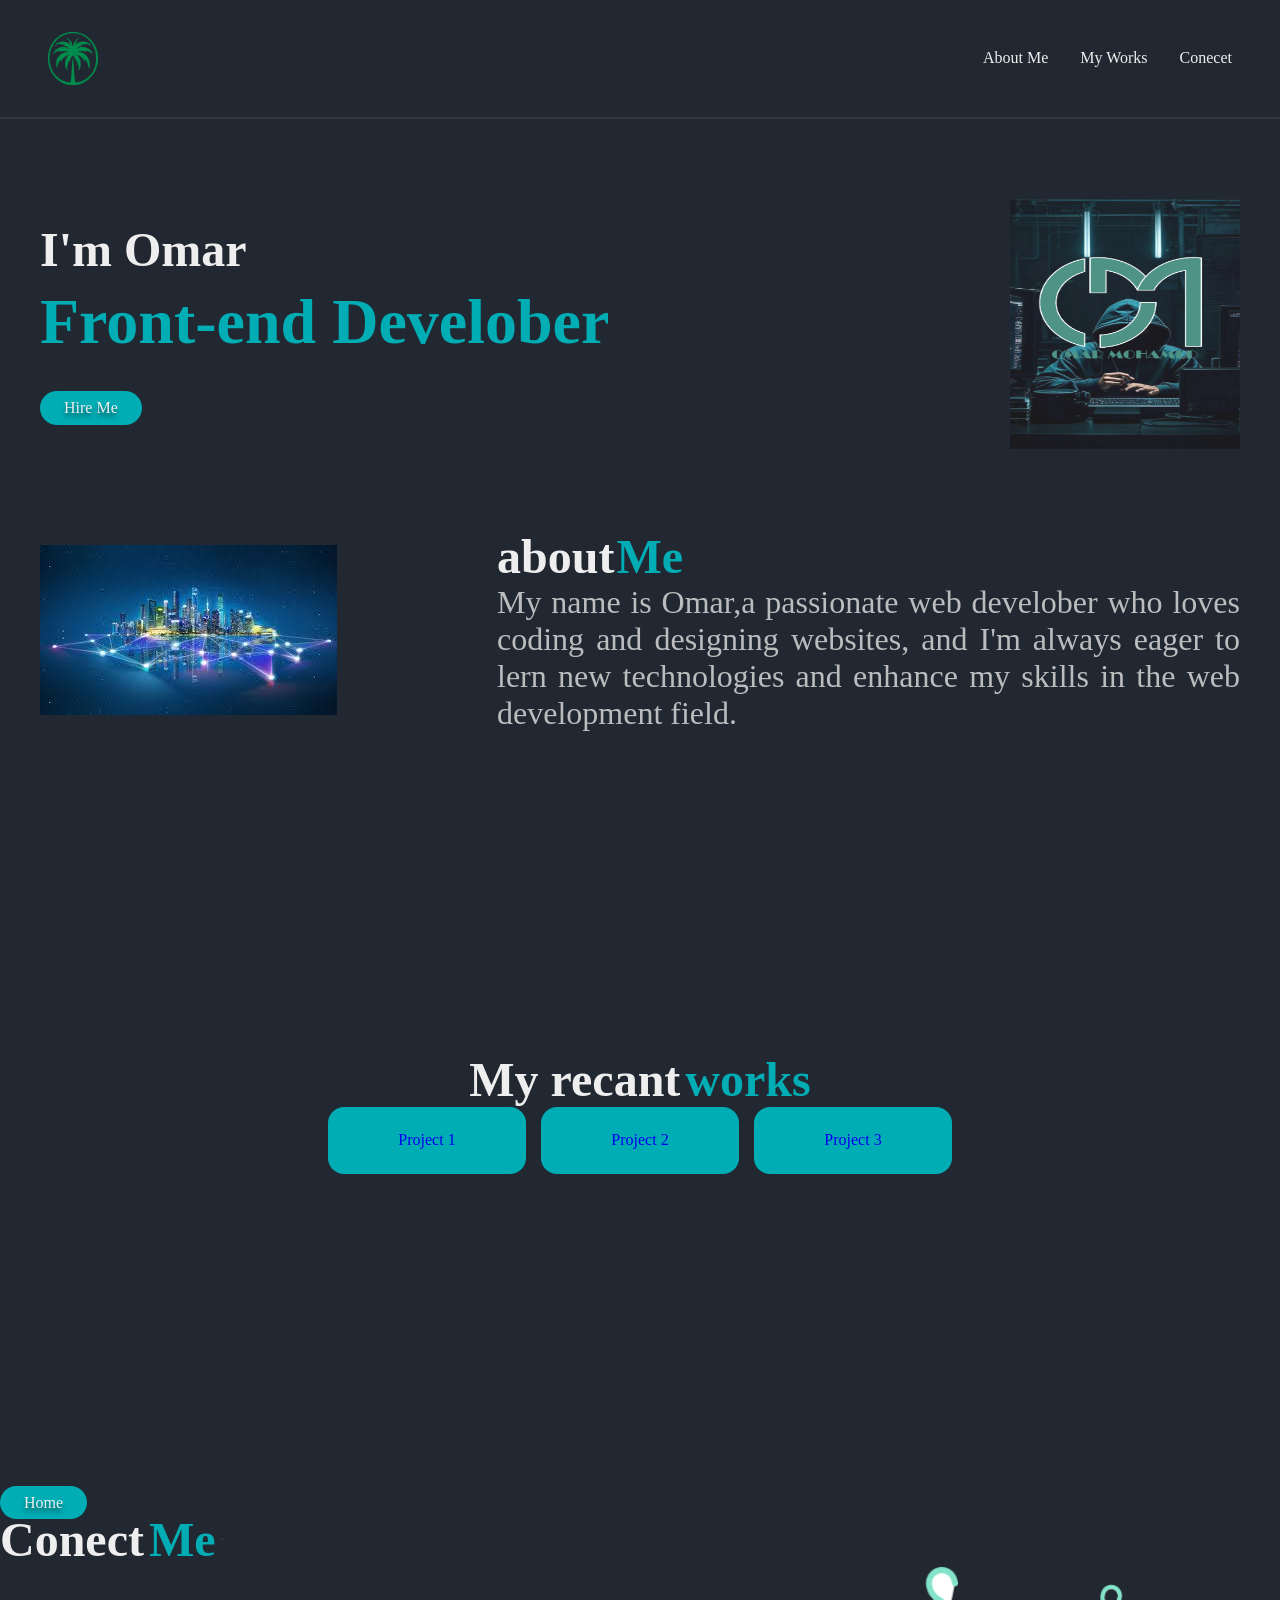
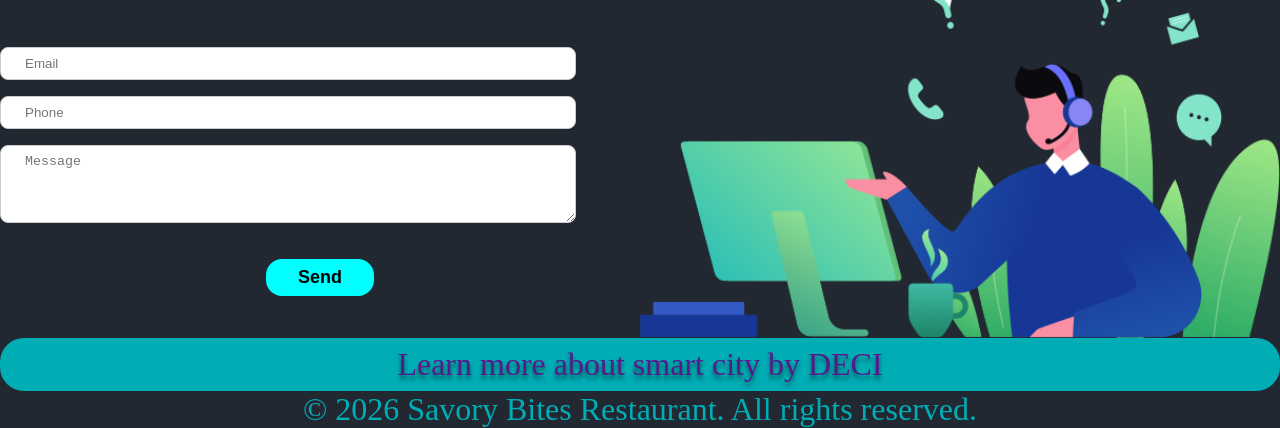
<file: index.html>
<!DOCTYPE html>
<html lang="ar">

<head>
    <title>Omar</title>
    <meta name="viewport" content="width=device-width, initial-scale=1.0">
    <link rel="stylesheet" href="./css/styles.css">
    <link rel="icon" href="./image/oma-01.jpg" type="image/x-icon" >
<meta name="viewport" content="width=device-width,initial-scale=0,0"/>
<meta name="description" content="free web tutorials">
<meta name="author" content="Html , css , coding , learn easy">


</head>

<body>

    <header>
        <img class="O" src="./image/logo1.png" alt="logo">
        <nav class="N">
            <ul>
                <li><a href="#About Me">About Me</a></li>
                <li><a href="#My Works">My Works</a></li>
                <li><a href="#Conecetme">Conecet</a></li>
            </ul>

        </nav>
    </header>
    <hr>
    <Section class="hero">

        <div class="herosub">
            <h2 class="name">I'm Omar</h2>
            <h2 class="title">Front-end Develober</h2>
            <div
                class="Hire                                                                                                                                                                                                                                                                                 btns">
                <a class="hireme" href="indix.html" target="_parent"> Hire Me</a>
            </div>
        </diV>
        <img class="M" src="./image/omerrr.jpg" alt="">
    </Section>
    <Section class="AboutMe" id="About Me">

        <img src="./image/cover2.jpeg" alt="" class="About Meing">
        <div class="textcontainer">
            <div class="textTitle">
                <h2 class="aboutname">about</h2>
                <h2 class="aboutTitle">Me</h2>

            </div>
            <P class="aboutmePAR">
                My name is Omar,a passionate web develober who loves coding and designing websites,
                and I'm always eager to lern new technologies and enhance my skills in the web development field.
            </P>
        </div>

    </Section>
    <Section class="works" id="My Works">
        <div class="workscontainer">
            <div class="projectTitle">
                <h2 class="aboutname">My recant</h2>
                <h2 class="aboutTitle">works</h2>
            </div>
            <ul>
                <li>
                    <a href="project.html" target="_parent" > Project 1</a>
                </li>
                <li>
                    <a href="project2.html" target="_parent">Project 2</a>
                </li>
                   <li>
                    <a href="project3.html" target="_parent">Project 3</a>
                </li>
              
           
           


        </div>
    </Section>
    
     <div class="link-services-section">
            <a class="Q" href="#">Home</a>
        </div>
    </section>
    <!-- end services section -->
    <!-- start contact section -->
    <section id="Conecetme" class="contact section">
        <!--start Section Title -->
        <div class="title-section">
            <h2 class="aboutname">Conect</h2>
                <h2 class="aboutTitle">Me</h2>
            <hr>
        </div>
        <!--start Section Title -->
        <div class="contact-section">
            <div class="cotact-left">
                <form>
                    <input type="email" placeholder="Email">
                    <input type="text" placeholder="Phone">
                    <textarea rows="4" placeholder="Message"></textarea>
                    <button  type="submit">Send</button>
                </form>
            </div>
            <div class="cotact-right">
                <img src="./image/contact-us.png" alt="">
            </div>
        </div>
        <div class="contact-link">
            <a href="" target="_parent">Learn more about smart city by DECI</a>
        </div>
    </section>
    <!-- end about section -->
    <!-- start footer Section -->
    <footer>
        © 2026 Savory Bites Restaurant. All rights reserved.
    </footer>
    <!-- start footer Section  -->

</body>

</html>
</file>
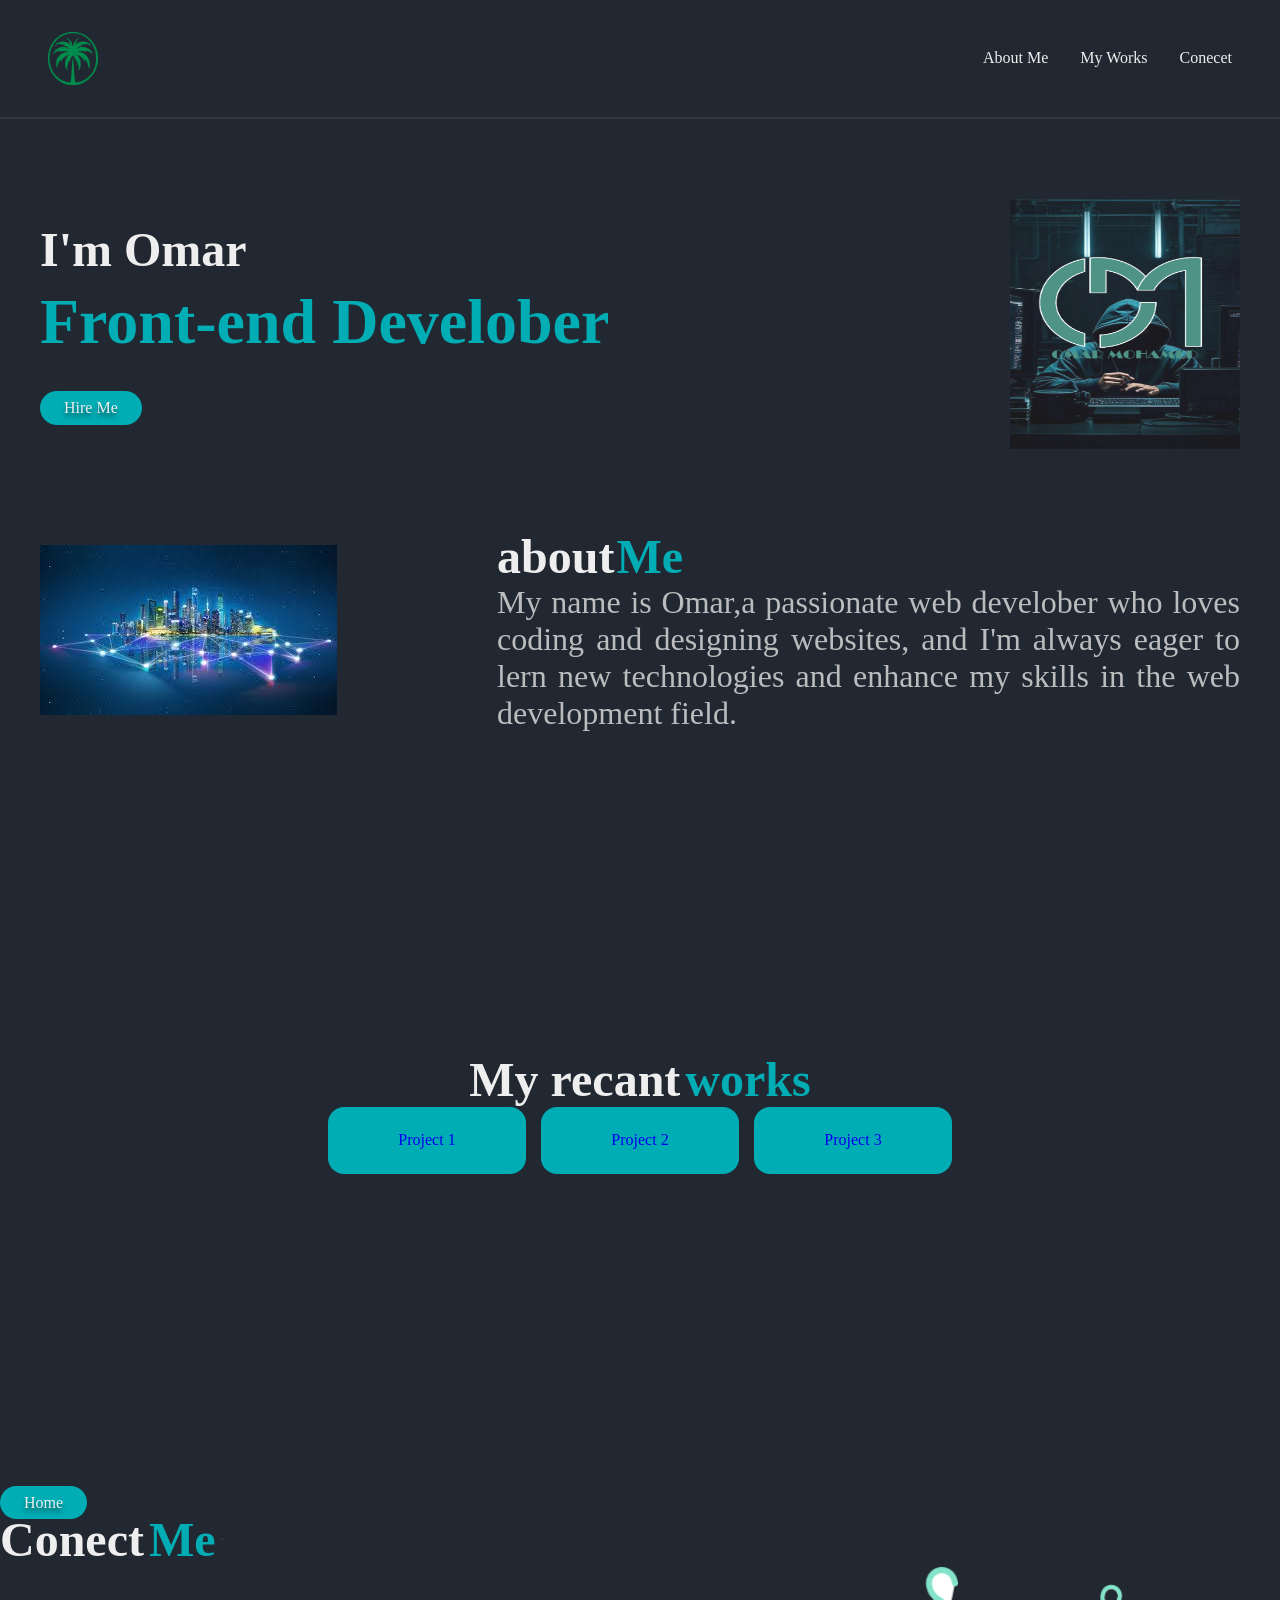
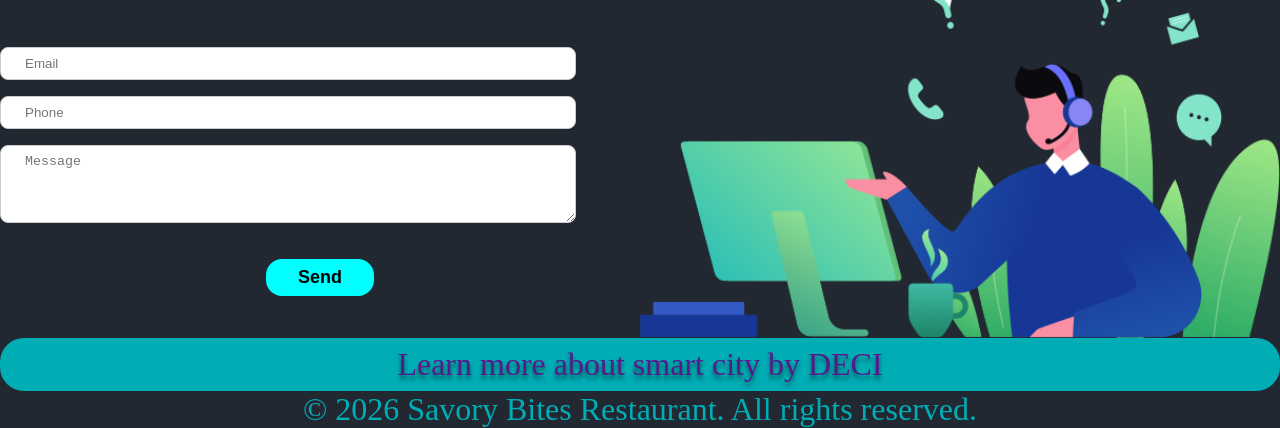
<file: indix.html>
<!DOCTYPE html>
<html lang="ar">

<head>
    <title>Omar</title>
    <meta name="viewport" content="width=device-width, initial-scale=1.0">
    <link rel="stylesheet" href="./css/styles.css">
    <link rel="icon" href="./image/oma-01.jpg" type="image/x-icon" >
<meta name="viewport" content="width=device-width,initial-scale=0,0"/>
<meta name="description" content="free web tutorials">
<meta name="author" content="Html , css , coding , learn easy">


</head>

<body>

    <header>
        <img class="O" src="../image/logo1.png" alt="logo">
        <nav class="N">
            <ul>
                <li><a href="#About Me">About Me</a></li>
                <li><a href="#My Works">My Works</a></li>
                <li><a href="#Conecetme">Conecet</a></li>
            </ul>

        </nav>
    </header>
    <hr>
    <Section class="hero">

        <div class="herosub">
            <h2 class="name">I'm Omar</h2>
            <h2 class="title">Front-end Develober</h2>
            <div
                class="Hire                                                                                                                                                                                                                                                                                 btns">
                <a class="hireme" href="indix.html" target="_parent"> Hire Me</a>
            </div>
        </diV>
        <img class="M" src="./image/omerrr.jpg" alt="">
    </Section>
    <Section class="AboutMe" id="About Me">

        <img src="./image/cover2.jpeg" alt="" class="About Meing">
        <div class="textcontainer">
            <div class="textTitle">
                <h2 class="aboutname">about</h2>
                <h2 class="aboutTitle">Me</h2>

            </div>
            <P class="aboutmePAR">
                My name is Omar,a passionate web develober who loves coding and designing websites,
                and I'm always eager to lern new technologies and enhance my skills in the web development field.
            </P>
        </div>

    </Section>
    <Section class="works" id="My Works">
        <div class="workscontainer">
            <div class="projectTitle">
                <h2 class="aboutname">My recant</h2>
                <h2 class="aboutTitle">works</h2>
            </div>
            <ul>
                <li>
                    <a href="project.html" target="_parent" > Project 1</a>
                </li>
                <li>
                    <a href="project2.html" target="_parent">Project 2</a>
                </li>
                   <li>
                    <a href="project3.html" target="_parent">Project 3</a>
                </li>
              
           
           


        </div>
    </Section>
    
     <div class="link-services-section">
            <a class="Q" href="#">Home</a>
        </div>
    </section>
    <!-- end services section -->
    <!-- start contact section -->
    <section id="Conecetme" class="contact section">
        <!--start Section Title -->
        <div class="title-section">
            <h2 class="aboutname">Conect</h2>
                <h2 class="aboutTitle">Me</h2>
            <hr>
        </div>
        <!--start Section Title -->
        <div class="contact-section">
            <div class="cotact-left">
                <form>
                    <input type="email" placeholder="Email">
                    <input type="text" placeholder="Phone">
                    <textarea rows="4" placeholder="Message"></textarea>
                    <button  type="submit">Send</button>
                </form>
            </div>
            <div class="cotact-right">
                <img src="./image/contact-us.png" alt="">
            </div>
        </div>
        <div class="contact-link">
            <a href="" target="_parent">Learn more about smart city by DECI</a>
        </div>
    </section>
    <!-- end about section -->
    <!-- start footer Section -->
    <footer>
        © 2026 Savory Bites Restaurant. All rights reserved.
    </footer>
    <!-- start footer Section  -->

</body>

</html>
</file>
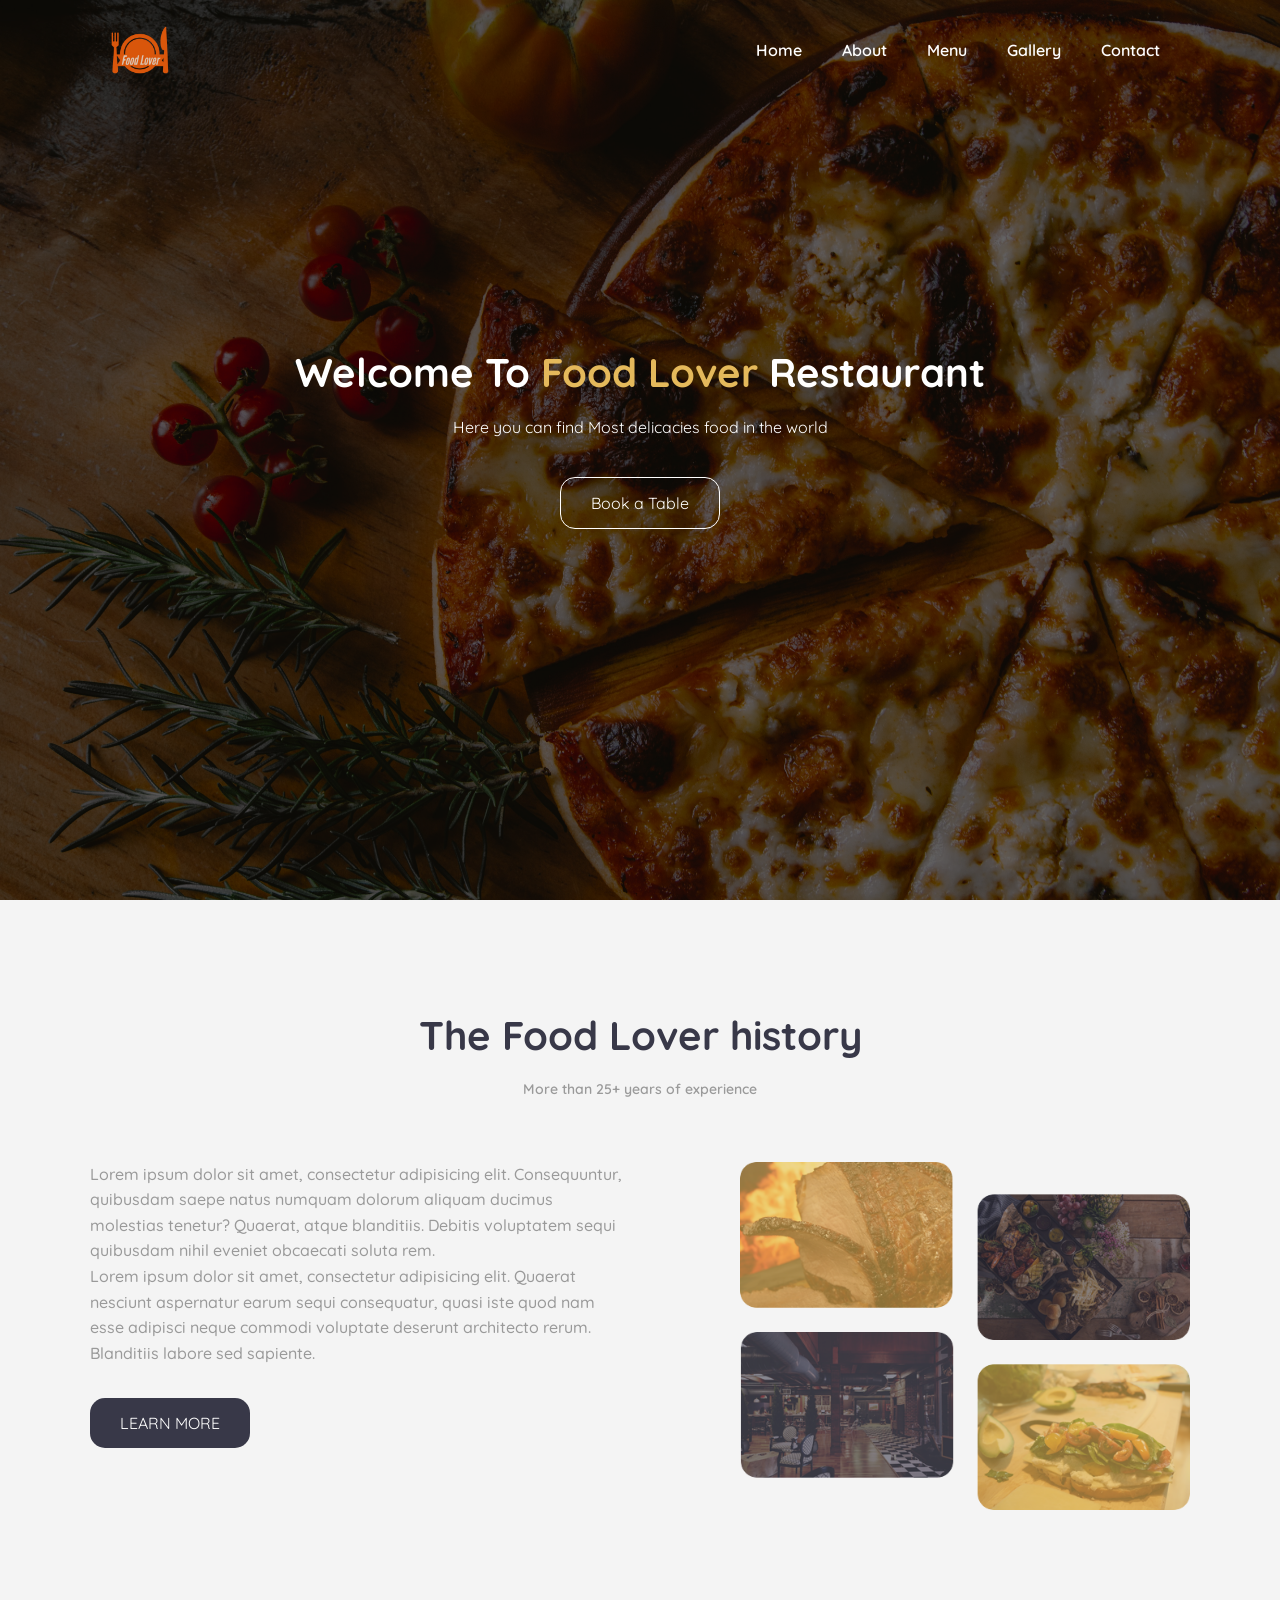
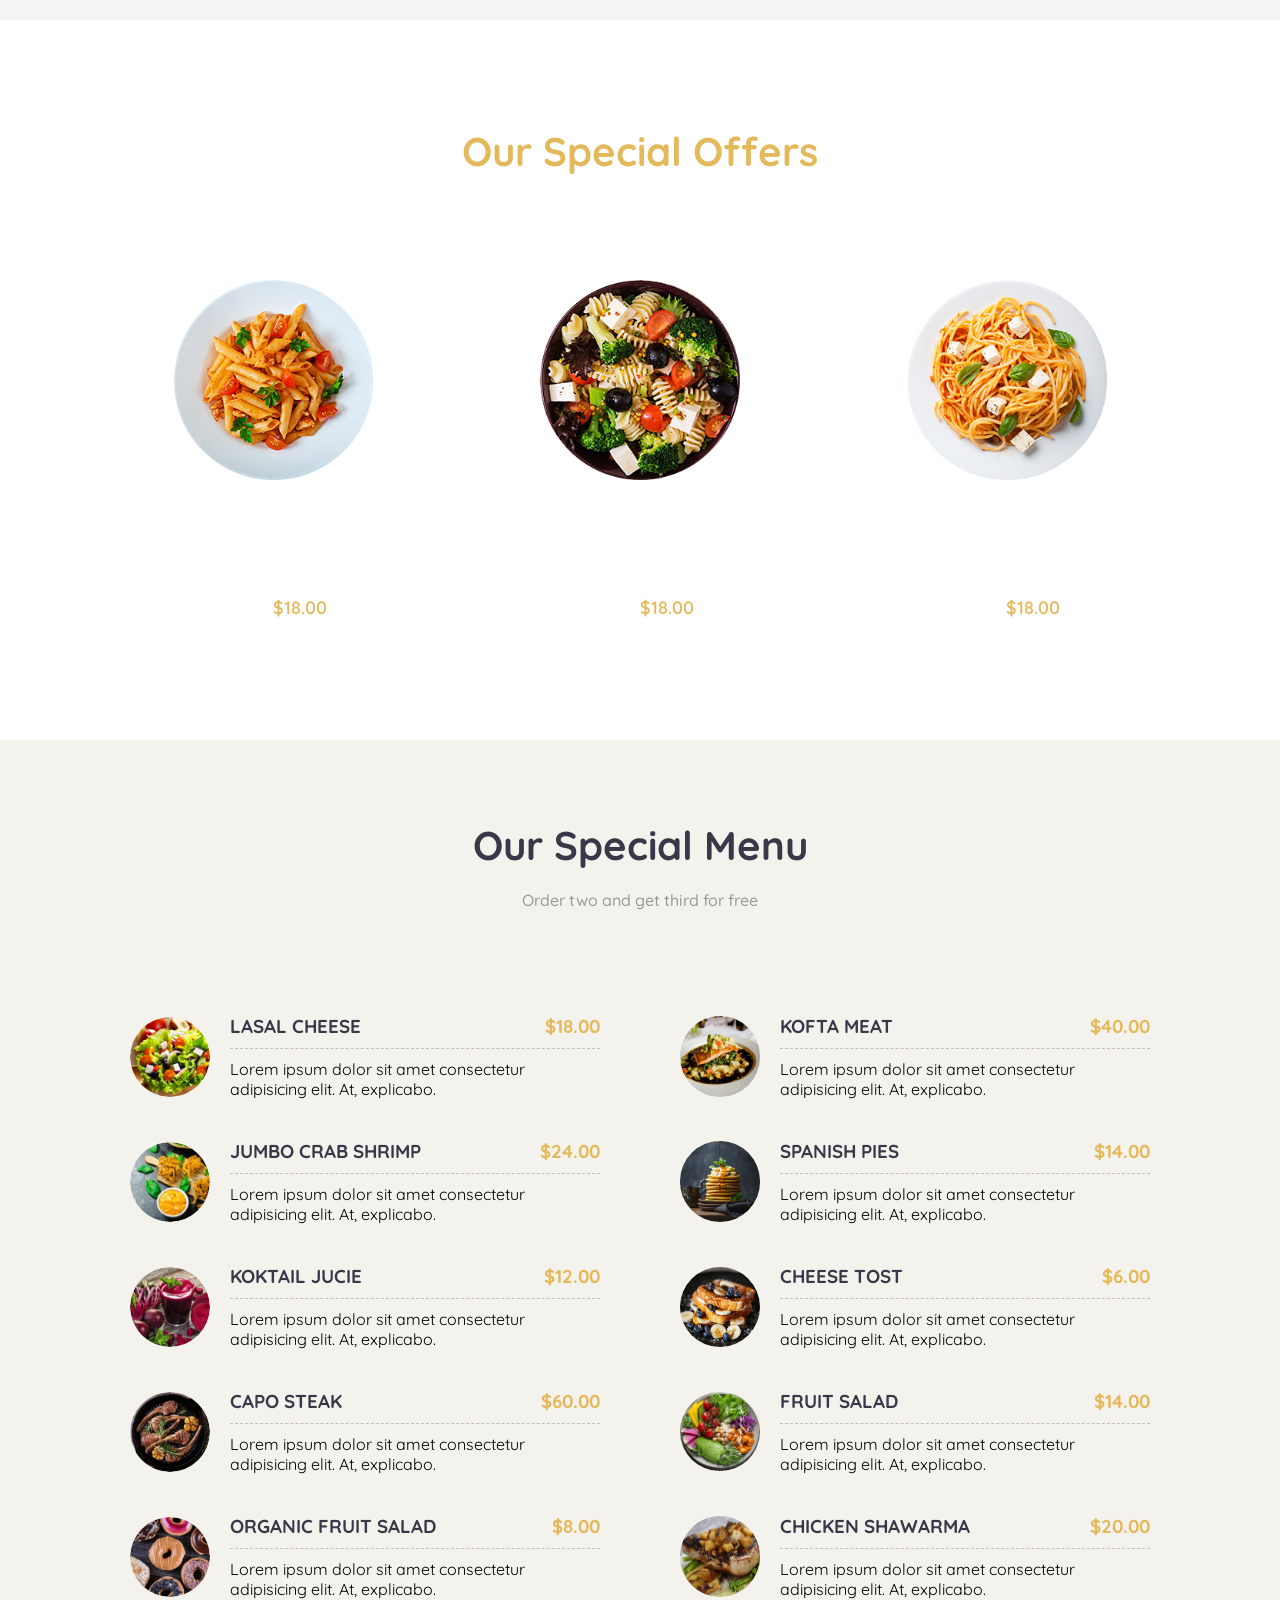
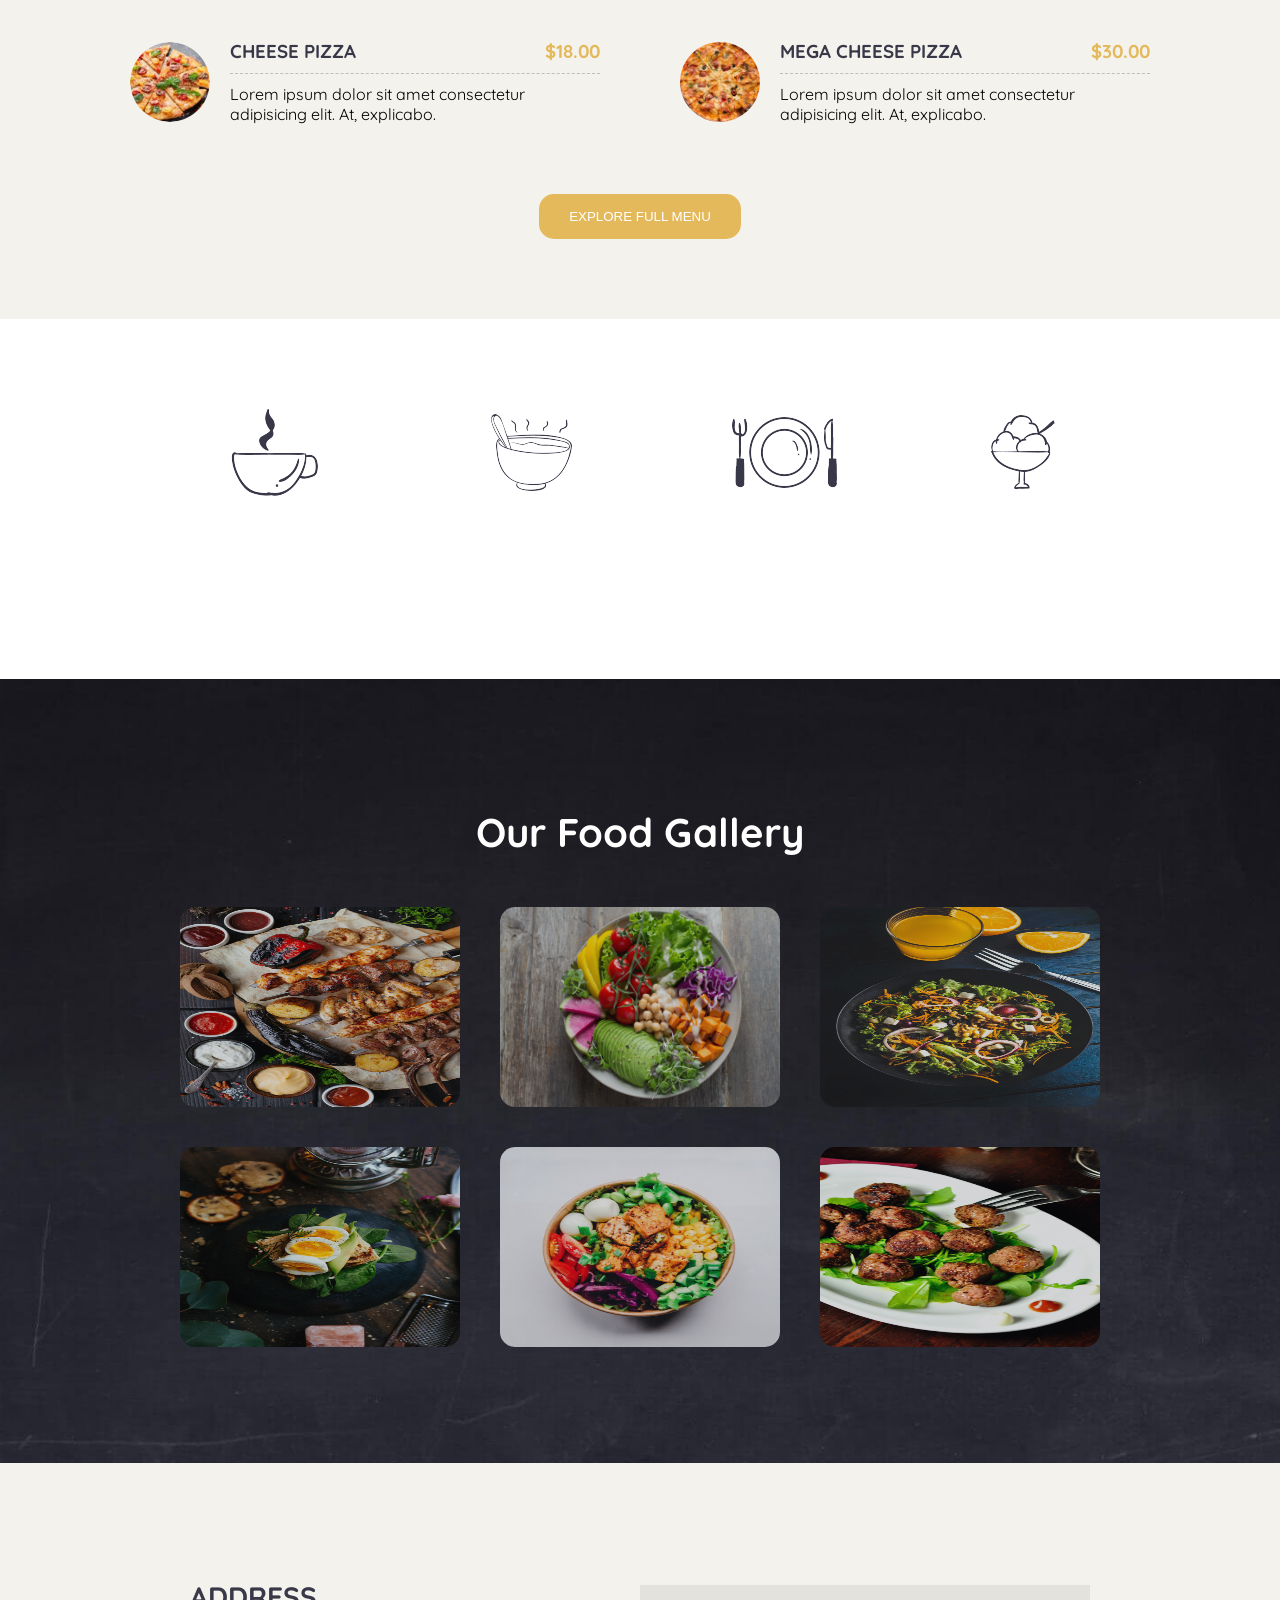
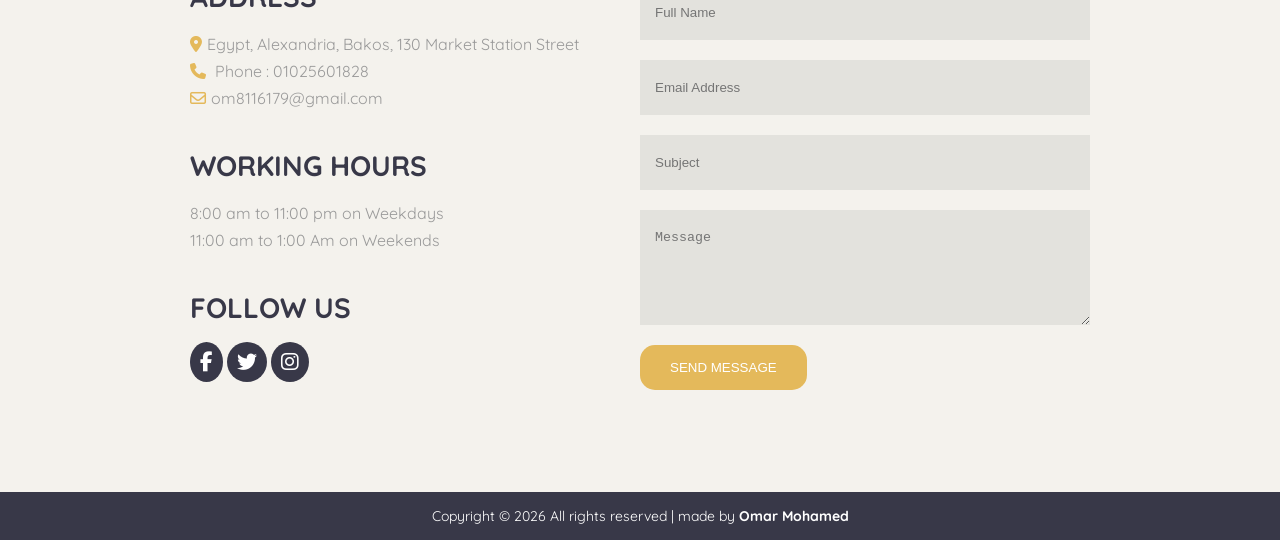
<file: project.html>
<!DOCTYPE html>
<html lang="en">

<head>
    <meta charset="UTF-8">
    <meta http-equiv="X-UA-Compatible" content="IE=edge">
    <meta name="viewport" content="width=device-width, initial-scale=1.0">
    <title>Food Lover</title>
    <!-- Style Link -->
    <link rel="stylesheet" href="./css/mains.css">
    <!-- Fontawsome -->
    <link rel="stylesheet" href="https://cdnjs.cloudflare.com/ajax/libs/font-awesome/6.3.0/css/all.min.css"
        integrity="sha512-SzlrxWUlpfuzQ+pcUCosxcglQRNAq/DZjVsC0lE40xsADsfeQoEypE+enwcOiGjk/bSuGGKHEyjSoQ1zVisanQ=="
        crossorigin="anonymous" referrerpolicy="no-referrer" />
    <!-- Favicon -->
    
    <link rel="icon" href="./image/oma-01.jpg" type="image/x-icon" >
</head>

<body>
    <!-- Header Start -->
    <header>
        <div id="navbar">
            <img src="./img/logo.png" alt="Food Lover Logo">
            <nav role="navigation">
                <ul>
                    <li><a href="#home">Home</a></li>
                    <li><a href="#about">About</a></li>
                    <li><a href="#menu">Menu</a></li>
                    <li><a href="#gallery">Gallery</a></li>
                    <li><a href="#contact">Contact</a></li>
                </ul>
            </nav>
        </div>
        <div class="content">
            <h1>Welcome To <span class="primary-text"> Food Lover </span> Restaurant</h1>
            <p>Here you can find Most delicacies food in the world</p>
            <a href="#contact" class="btn btn-primary">Book a Table</a>
        </div>
    </header>
    <!-- Header End -->
    <main>
        <!-- About Section Start -->
        <section id="about">
            <div class="container">
                <div class="title">
                    <h2>The Food Lover history</h2>
                    <p>More than 25+ years of experience</p>
                </div>
                <div class="about-content">
                    <div>
                        <p>Lorem ipsum dolor sit amet, consectetur adipisicing elit. Consequuntur, quibusdam saepe natus
                            numquam dolorum aliquam ducimus molestias tenetur? Quaerat, atque blanditiis. Debitis
                            voluptatem
                            sequi quibusdam nihil eveniet obcaecati soluta rem.</p>
                        <p>Lorem ipsum dolor sit amet, consectetur adipisicing elit. Quaerat nesciunt aspernatur earum
                            sequi
                            consequatur, quasi iste quod nam esse adipisci neque commodi voluptate deserunt architecto
                            rerum. Blanditiis labore sed sapiente.</p>
                        <a href="#" class="btn btn-secondary">LEARN MORE</a>
                    </div>
                    <img src="./img/about_img.png" alt="Pizza">
                </div>
            </div>
        </section>
        <!-- About Section End -->
        <!-- Offers Section Start -->
        <section id="offers">
            <div class="container">
                <div class="title">
                    <h2>Our Special Offers</h2>
                    <p>More than 25+ years of experience</p>
                </div>
                <div class="offers-items">
                    <div>
                        <img src="./img/offer1.png" alt="Quattro Pasta">
                        <div>
                            <h3>Quattro Pasta</h3>
                            <p>Lorem ipsum dolor sit amet, consectetur adipisicing elit. Nam, quibusdam.</p>
                            <p><del>$ 55.00</del> <span class="primary-text">$18.00</span></p>
                        </div>
                    </div>
                    <div>
                        <img src="./img/offer2.png" alt="Vegertarian Pasta">
                        <div>
                            <h3>Vegertarian Pasta</h3>
                            <p>Lorem ipsum dolor sit amet, consectetur adipisicing elit. Nam, quibusdam.</p>
                            <p><del>$ 55.00</del> <span class="primary-text">$18.00</span></p>
                        </div>
                    </div>
                    <div>
                        <img src="./img/offer3.png" alt="Quattro Pasta">
                        <div>
                            <h3>Gluten-Free Pasta</h3>
                            <p>Lorem ipsum dolor sit amet, consectetur adipisicing elit. Nam, quibusdam.</p>
                            <p><del>$ 55.00</del> <span class="primary-text">$18.00</span></p>
                        </div>
                    </div>
                </div>
            </div>
        </section>
        <!-- Offers Section End -->
        <!-- Menu Section Start -->
        <section id="menu">
            <div class="container">
                <div class="title">
                    <h2>Our Special Menu</h2>
                    <p>Order two and get third for free</p>
                </div>
                <div class="menu-items">
                    <div class="menu-items-left">
                        <div class="menu-item">
                            <img src="./img/food1.png" alt="LASAL Cheese">
                            <div>
                                <h3>LASAL CHEESE <span class="primary-text">$18.00</span></h3>
                                <p>Lorem ipsum dolor sit amet consectetur adipisicing elit. At, explicabo.</p>
                            </div>
                        </div>
                        <div class="menu-item">
                            <img src="./img/food2.png" alt="JUMBO CRAB SHRIMP">
                            <div>
                                <h3>JUMBO CRAB SHRIMP <span class="primary-text">$24.00</span></h3>
                                <p>Lorem ipsum dolor sit amet consectetur adipisicing elit. At, explicabo.</p>
                            </div>
                        </div>
                        <div class="menu-item">
                            <img src="./img/food3.png" alt="KOKTAIL JUCIE">
                            <div>
                                <h3>KOKTAIL JUCIE <span class="primary-text">$12.00</span></h3>
                                <p>Lorem ipsum dolor sit amet consectetur adipisicing elit. At, explicabo.</p>
                            </div>
                        </div>
                        <div class="menu-item">
                            <img src="./img/food4.png" alt="CAPO STEAK">
                            <div>
                                <h3>CAPO STEAK <span class="primary-text">$60.00</span></h3>
                                <p>Lorem ipsum dolor sit amet consectetur adipisicing elit. At, explicabo.</p>
                            </div>
                        </div>
                        <div class="menu-item">
                            <img src="./img/food5.png" alt="ORGANIC FRUIT SALAD">
                            <div>
                                <h3>ORGANIC FRUIT SALAD <span class="primary-text">$8.00</span></h3>
                                <p>Lorem ipsum dolor sit amet consectetur adipisicing elit. At, explicabo.</p>
                            </div>
                        </div>
                        <div class="menu-item">
                            <img src="./img/food6.png" alt="CHEESE PIZZA">
                            <div>
                                <h3>CHEESE PIZZA <span class="primary-text">$18.00</span></h3>
                                <p>Lorem ipsum dolor sit amet consectetur adipisicing elit. At, explicabo.</p>
                            </div>
                        </div>
                    </div>
                    <div class="menu-items-right">
                        <div class="menu-item">
                            <img src="./img/food7.jpeg" alt="KOFTA MEAT">
                            <div>
                                <h3>KOFTA MEAT <span class="primary-text">$40.00</span></h3>
                                <p>Lorem ipsum dolor sit amet consectetur adipisicing elit. At, explicabo.</p>
                            </div>
                        </div>
                        <div class="menu-item">
                            <img src="./img/food8.jpeg" alt="SPANISH PIES">
                            <div>
                                <h3>SPANISH PIES <span class="primary-text">$14.00</span></h3>
                                <p>Lorem ipsum dolor sit amet consectetur adipisicing elit. At, explicabo.</p>
                            </div>
                        </div>
                        <div class="menu-item">
                            <img src="./img/food9.jpeg" alt="CHEESE TOST">
                            <div>
                                <h3>CHEESE TOST <span class="primary-text">$6.00</span></h3>
                                <p>Lorem ipsum dolor sit amet consectetur adipisicing elit. At, explicabo.</p>
                            </div>
                        </div>
                        <div class="menu-item">
                            <img src="./img/food10.jpeg" alt="FRUIT SALAD">
                            <div>
                                <h3>FRUIT SALAD <span class="primary-text">$14.00</span></h3>
                                <p>Lorem ipsum dolor sit amet consectetur adipisicing elit. At, explicabo.</p>
                            </div>
                        </div>
                        <div class="menu-item">
                            <img src="./img/food11.jpeg" alt="CHICKEN SHAWARMA">
                            <div>
                                <h3>CHICKEN SHAWARMA <span class="primary-text">$20.00</span></h3>
                                <p>Lorem ipsum dolor sit amet consectetur adipisicing elit. At, explicabo.</p>
                            </div>
                        </div>
                        <div class="menu-item">
                            <img src="./img/food12.jpeg" alt="MEGA CHEESE PIZZA">
                            <div>
                                <h3>MEGA CHEESE PIZZA <span class="primary-text">$30.00</span></h3>
                                <p>Lorem ipsum dolor sit amet consectetur adipisicing elit. At, explicabo.</p>
                            </div>
                        </div>
                    </div>
                </div>
                <button class="btn btn-third"><a href="#">EXPLORE FULL MENU</a></button>
            </div>
        </section>
        <!-- Menu Section End -->
        <!-- Daytime section start-->
        <section id="daytime">
            <div class="container">
                <div class="daytime-items">
                    <div class="daytime-item">
                        <img src="./img/breckfastIcon.png" alt="Breakfast">
                        <h3>Breakfast</h3>
                        <p>8:00 am to 10:00 am</p>
                    </div>
                    <div class="daytime-item">
                        <img src="./img/lunchIcon.png" alt="Lunch">
                        <h3>Lunch</h3>
                        <p>4:00 pm to 7:00 pm</p>
                    </div>
                    <div class="daytime-item">
                        <img src="./img/dinnerIcon.png" alt="Dinner">
                        <h3>Dinner</h3>
                        <p>9:00 pm to 1:00 Am</p>
                    </div>
                    <div class="daytime-item">
                        <img src="./img/dessertIcon.png" alt="dessert">
                        <h3>Dessert</h3>
                        <p>All day</p>
                    </div>
                </div>
            </div>
        </section>
        <!-- Daytime section end-->
        <!-- Gallery Section Start -->
        <section id="gallery">
            <div class="container">
                <h2>Our Food Gallery</h2>
                <div class="img-gallery">
                    <img src="./img/gallery1.jpeg" alt="gallery1">
                    <img src="./img/gallery2.jpeg" alt="gallery2">
                    <img src="./img/gallery3.jpeg" alt="gallery3">
                    <img src="./img/gallery4.jpeg" alt="gallery4">
                    <img src="./img/gallery5.jpeg" alt="gallery5">
                    <img src="./img/gallery6.jpeg" alt="gallery6">
                </div>
            </div>
        </section>
        <!-- Gallary Section End -->
        <!-- Contact Section Start -->
        <section id="contact">
            <div class="container">
                <div class="contact-content">
                    <div class="contact-info">
                        <div>
                            <h3>ADDRESS</h3>
                            <p><i class="fa-solid fa-location-dot"></i>Egypt, Alexandria, Bakos, 130 Market Station Street</p>
                            <p><i class="fa-solid fa-phone"></i> Phone : 01025601828</p>
                            <p><i class="fa-regular fa-envelope"></i>om8116179@gmail.com</p>
                        </div>
                        <div>
                            <h3>WORKING HOURS</h3>
                            <p>8:00 am to 11:00 pm on Weekdays</p>
                            <p>11:00 am to 1:00 Am on Weekends</p>
                        </div>
                        <div>
                            <h3>FOLLOW US</h3>
                            <a href="#"><i class="fa-brands fa-facebook-f"></i></a>
                            <a href="#"><i class="fa-brands fa-twitter"></i></a>
                            <a href="#"><i class="fa-brands fa-instagram"></i></a>
                        </div>
                    </div>
                    <form>
                        <input type="text" name="Name" id="name" placeholder="Full Name">
                        <input type="email" name="email" id="email" placeholder="Email Address">
                        <input type="text" name="subject" id="subject" placeholder="Subject">
                        <textarea name="message" id="message" cols="30" rows="5" placeholder="Message"></textarea>
                        <button type="submit" class="btn btn-third">SEND MESSAGE</button>
                    </form>
                </div>
            </div>
        </section>
        <!-- Contact Section End -->
    </main>
    <footer id="footer">
        <p>Copyright &copy; 2026 All rights reserved | made by <b> <a href="https://omar10mohamed.github.io/Omar/"
                    target="_blank"> Omar Mohamed</a> </b></p>
    </footer>
</body>

</html>
</file>
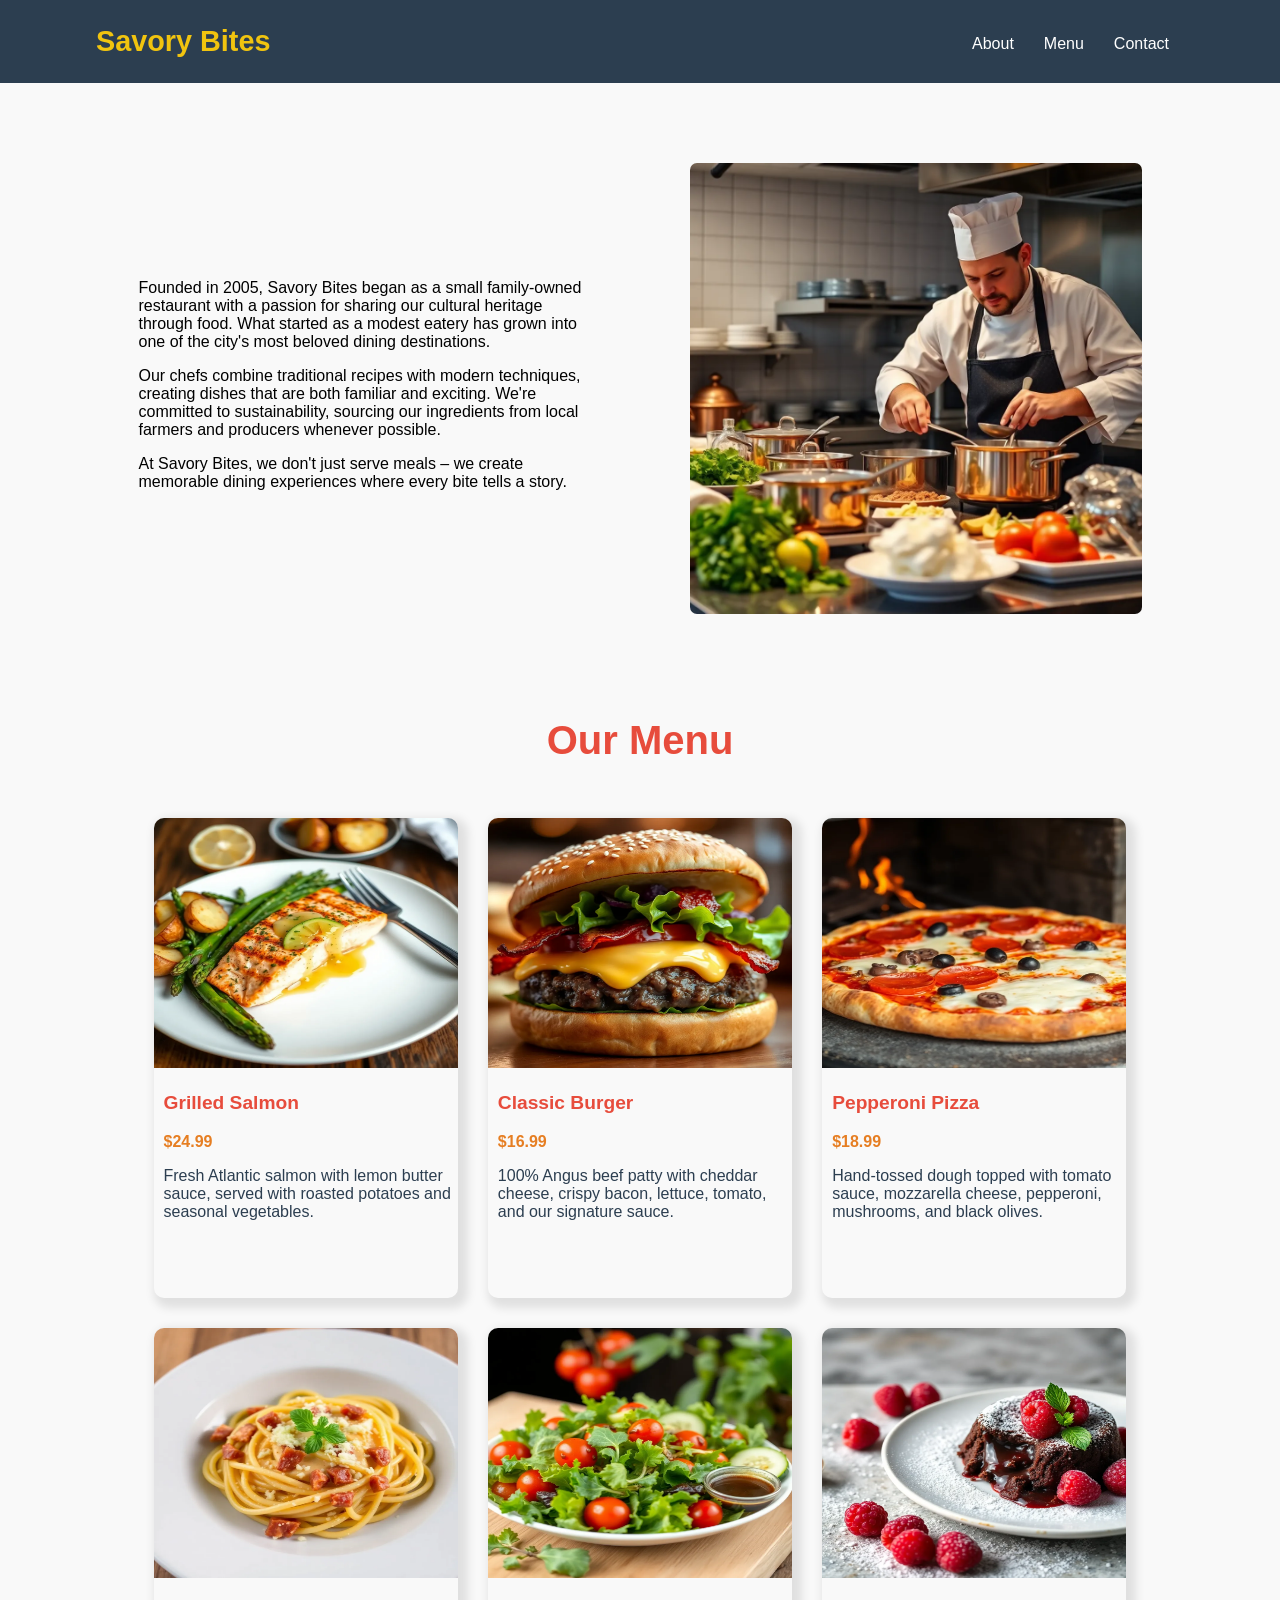
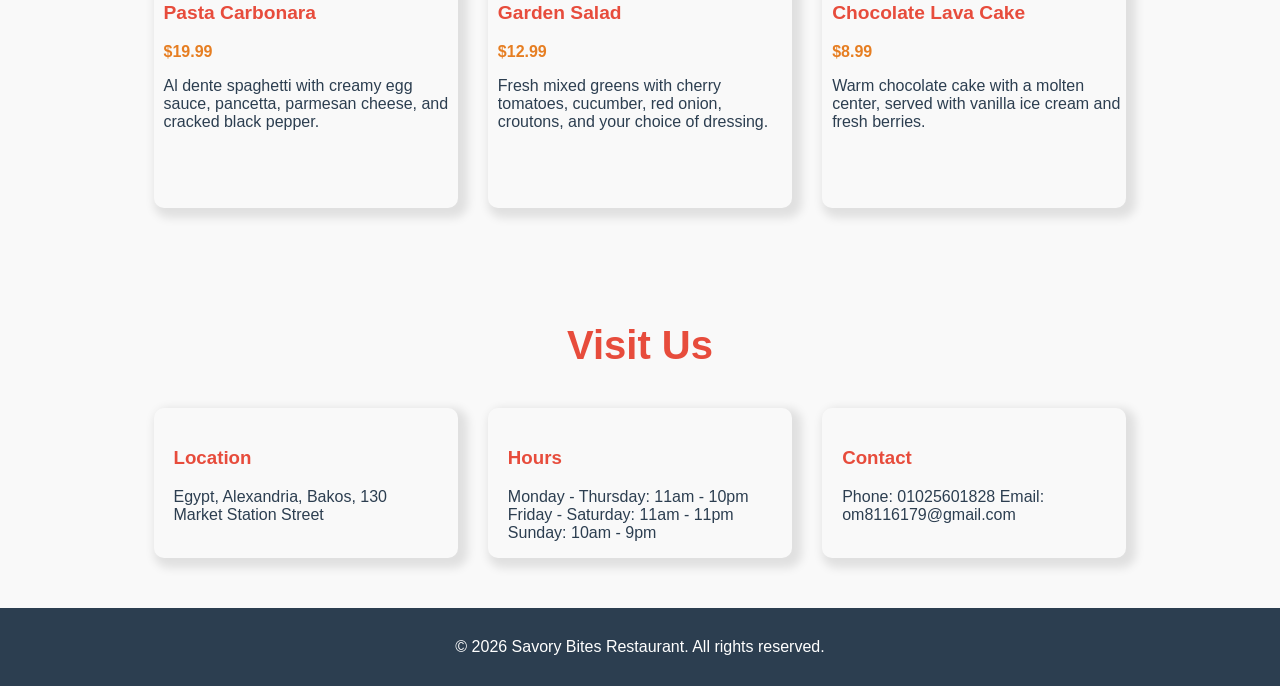
<file: project2.html>
<!DOCTYPE html>
<html lang="en">
  <head>
    <meta charset="UTF-8" />
    <meta name="viewport" content="width=device-width, initial-scale=1.0" />
    <title>project</title>
     <link rel="icon" href="./image/oma-01.jpg" type="image/x-icon" >

    <link rel="stylesheet" href="./css/main.css" />

    
  </head>
  <body>
    <!-- Start Navbar -->
    <nav>
      <div class="container">
        <a class="logo" href="#">Savory Bites</a>

        <ul>
          <li>
            <a href="#about">About</a>
          </li>

          <li>
            <a href="#menu">Menu</a>
          </li>
          <li>
            <a href="#visitUs">Contact</a>
          </li>
        </ul>
        <div class="clear-fix"></div>
      </div>
    </nav>
    <!-- End Navbar -->
    <section id="about">
      <div class="container">
        <div class="content">
          <div class="text">
            <p>
              Founded in 2005, Savory Bites began as a small family-owned
              restaurant with a passion for sharing our cultural heritage
              through food. What started as a modest eatery has grown into one
              of the city's most beloved dining destinations.
            </p>
            <p>
              Our chefs combine traditional recipes with modern techniques,
              creating dishes that are both familiar and exciting. We're
              committed to sustainability, sourcing our ingredients from local
              farmers and producers whenever possible.
            </p>
            <p>
              At Savory Bites, we don't just serve meals – we create memorable
              dining experiences where every bite tells a story.
            </p>
          </div>

          <div class="image">
            <img src="./image/Chief.png" alt="Chief image" />
          </div>
        </div>
        <div class="clear-fix"></div>
      </div>
    </section>

    <!-- Start Menu -->

    <section id="menu">
      <div class="container">
        <h2 class="title">Our Menu</h2>

        <div class="content">
          <div class="box">
            <div>
              <img src="./image/Food1.png" alt="Grilled Salmon" />

              <div class="text">
                <h3>Grilled Salmon</h3>
                <span>$24.99</span>
                <p>
                  Fresh Atlantic salmon with lemon butter sauce, served with
                  roasted potatoes and seasonal vegetables.
                </p>
              </div>
            </div>
          </div>
          <div class="box">
            <div>
              <img src="./image/Food2.png" alt="Classic Burger" />
              <div class="text">
                <h3>Classic Burger</h3>
                <span>$16.99 </span>
                <p>
                  100% Angus beef patty with cheddar cheese, crispy bacon,
                  lettuce, tomato, and our signature sauce.
                </p>
              </div>
            </div>
          </div>
          <div class="box">
            <div>
              <img src="./image/Food3.png" alt="Classic Burger" />
              <div class="text">
                <h3>Pepperoni Pizza</h3>
                <span>$18.99 </span>
                <p>
                  Hand-tossed dough topped with tomato sauce, mozzarella cheese,
                  pepperoni, mushrooms, and black olives.
                </p>
              </div>
            </div>
          </div>
          <div class="box">
            <div>
              <img
                src="./image/Food4.png"
                alt="Pasta Carbonara
"
              />
              <div class="text">
                <h3>Pasta Carbonara</h3>
                <span>$19.99</span>
                <p>
                  Al dente spaghetti with creamy egg sauce, pancetta, parmesan
                  cheese, and cracked black pepper.
                </p>
              </div>
            </div>
          </div>
          <div class="box">
            <div>
              <img
                src="./image/Food5.png"
                alt="Garden Salad
"
              />
              <div class="text">
                <h3>Garden Salad</h3>
                <span>$12.99</span>
                <p>
                  Fresh mixed greens with cherry tomatoes, cucumber, red onion,
                  croutons, and your choice of dressing.
                </p>
              </div>
            </div>
          </div>
          <div class="box">
            <div>
              <img
                src="./image/Food6.png"
                alt="Chocolate Lava Cake
"
              />
              <div class="text">
                <h3>Chocolate Lava Cake</h3>
                <span>$8.99</span>
                <p>
                  Warm chocolate cake with a molten center, served with vanilla
                  ice cream and fresh berries.
                </p>
              </div>
            </div>
          </div>
          <div class="clear-fix"></div>
        </div>
      </div>
    </section>
    <!-- End Menu -->

    <!-- Start Visit Us -->

    <section id="visitUs">
      <div class="container">
        <h2 class="title">Visit Us</h2>
        <div>
          <div class="box">
            <div>
              <h3>Location</h3>
              <p>Egypt, Alexandria, Bakos, 130 Market Station Street</p>
            </div>
          </div>
          <div class="box">
            <div>
              <h3>Hours</h3>
              <p>
                Monday - Thursday: 11am - 10pm Friday - Saturday: 11am - 11pm
                Sunday: 10am - 9pm
              </p>
            </div>
          </div>
          <div class="box">
            <div>
              <h3>Contact</h3>
              <p>Phone: 01025601828 Email: om8116179@gmail.com </p>
            </div>
          </div>
          <div class="clear-fix"></div>
        </div>
      </div>
    </section>
    <!-- End Visit Us -->

    <!-- Start Footer -->

    <footer id="footer">
      <p>© 2026 Savory Bites Restaurant. All rights reserved.</p>
    </footer>
    <!-- End Footer -->
  </body>
</html>
</file>
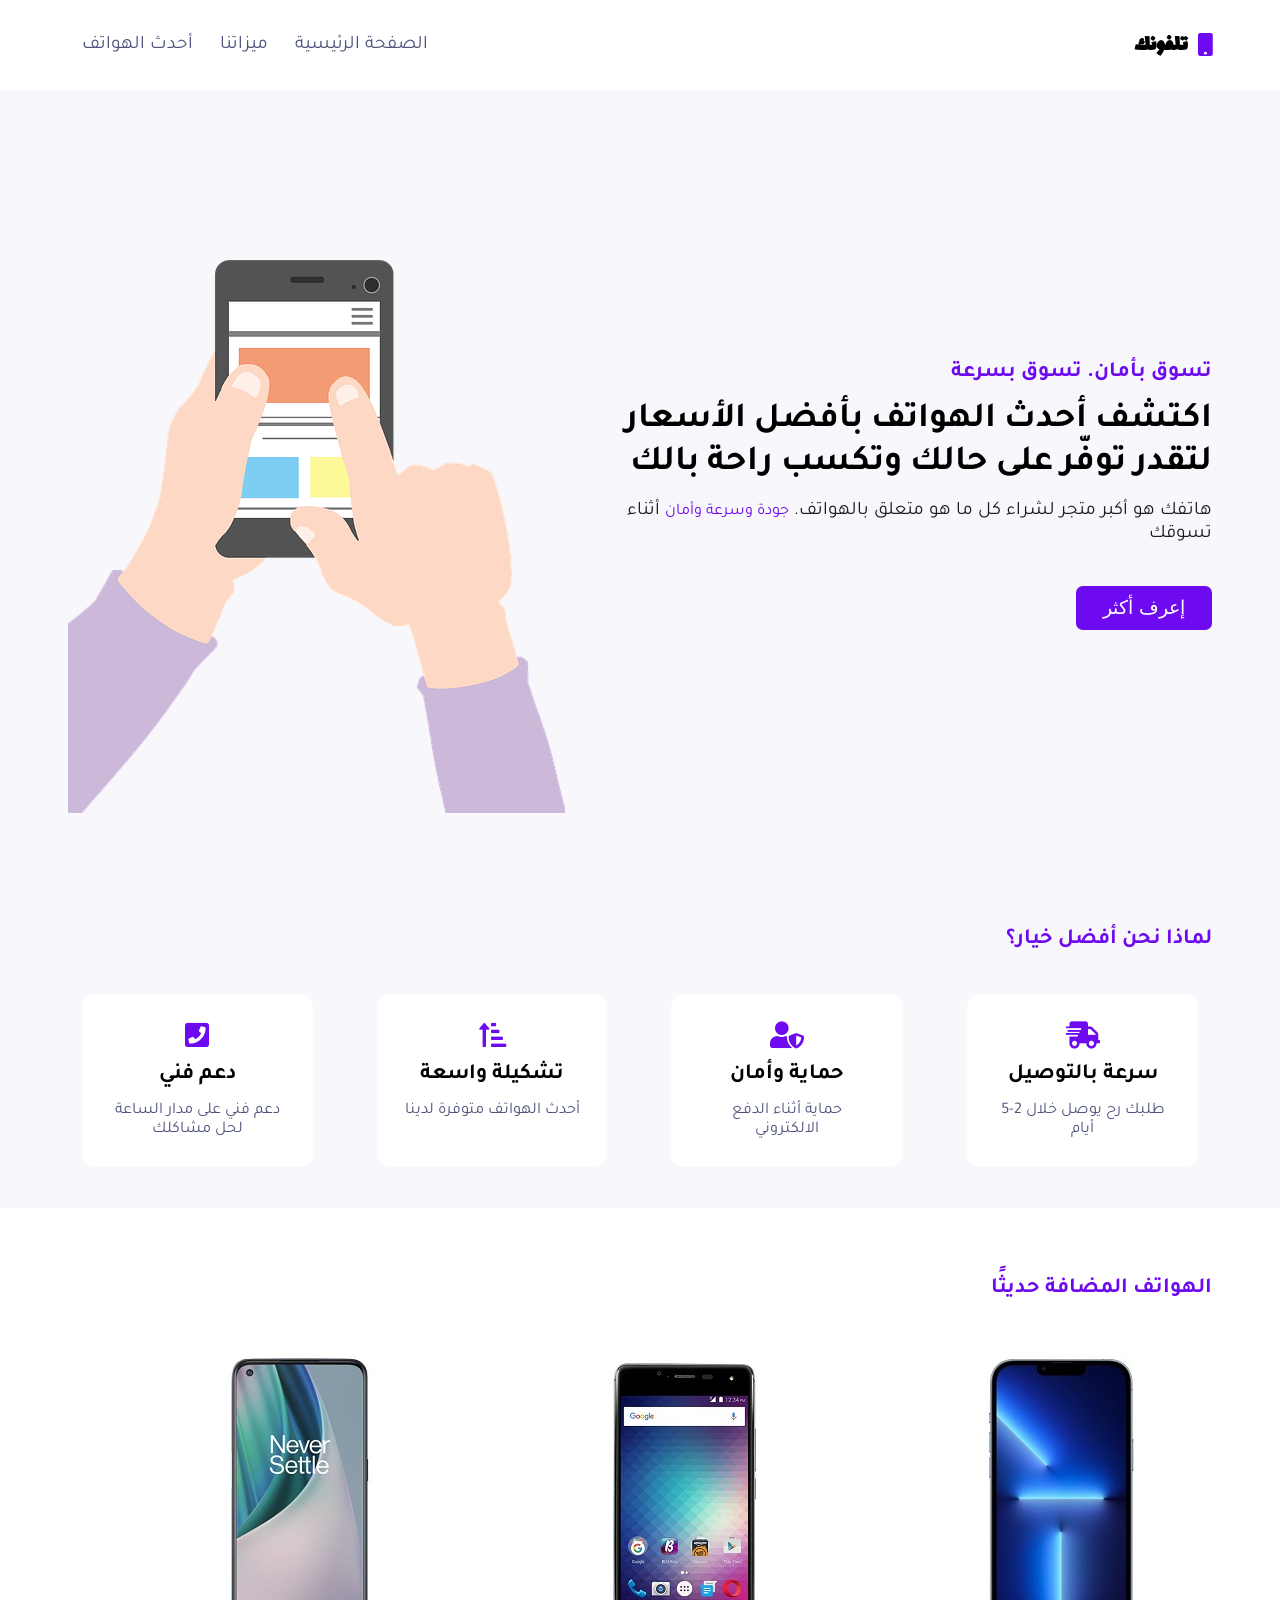
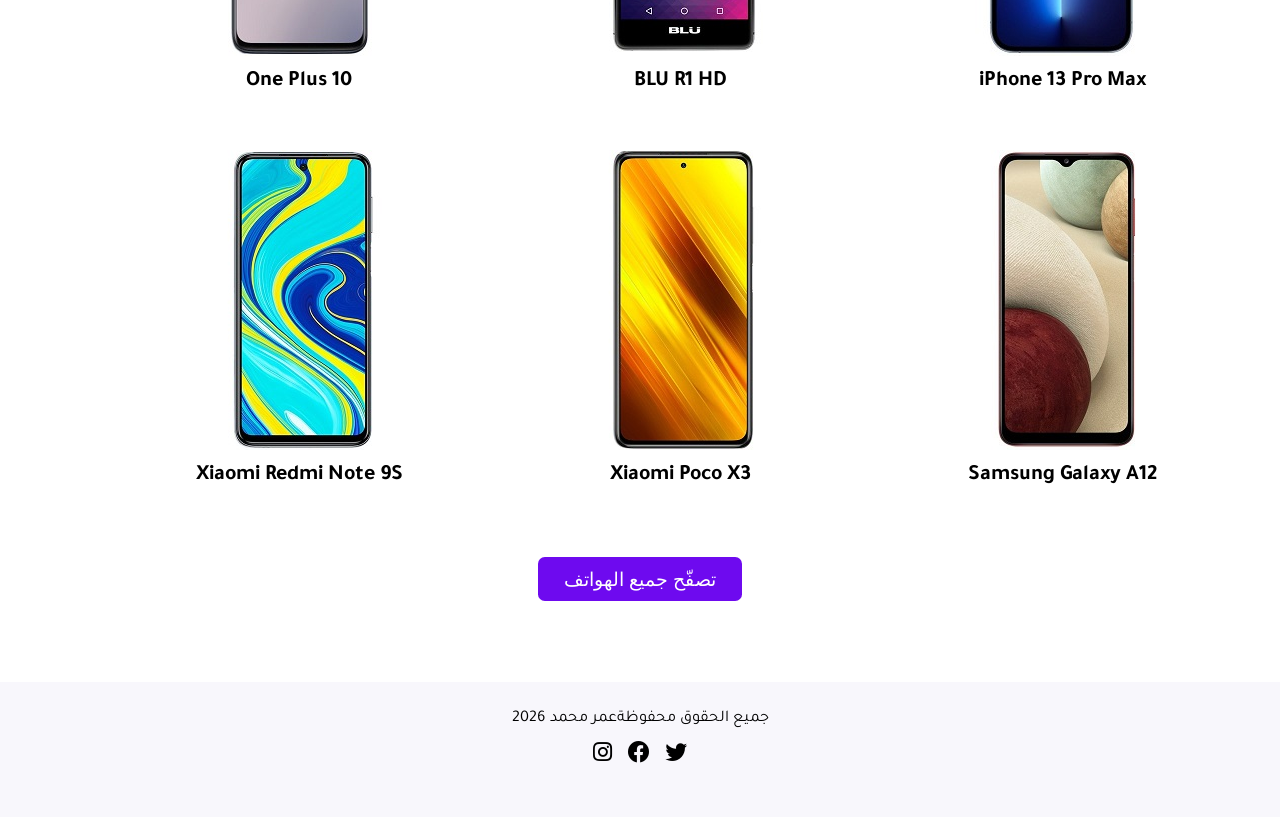
<file: project3.html>
<!DOCTYPE html>
<html lang="ar" dir="rtl">
  <head>
    <meta charset="UTF-8" />
    <meta http-equiv="X-UA-Compatible" content="IE=edge" />
    <meta name="viewport" content="width=device-width, initial-scale=1.0" />
    <link
      rel="stylesheet"
      href="https://pro.fontawesome.com/releases/v5.10.0/css/all.css"
      integrity="sha384-AYmEC3Yw5cVb3ZcuHtOA93w35dYTsvhLPVnYs9eStHfGJvOvKxVfELGroGkvsg+p"
      crossorigin="anonymous"
    />
     <link rel="icon" href="./image/oma-01.jpg" type="image/x-icon" >
    <link rel="stylesheet" href="./css/style.css" />
    <title>مشروع</title>
  </head>
  <body>
    <!-- NAVBAR -->
    <nav>
      <div class="logo">
        <i class="fas fa-mobile"></i>
        <h4>تلفونك</h4>
      </div>
      <div class="bars-menu">
        <i class="fas fa-bars"></i>
      </div>
      <ul class="nav-items">
        <li class="nav-item">
          <a href="#" class="nav-link">الصفحة الرئيسية</a>
        </li>
        <li class="nav-item">
          <a href="#features" class="nav-link">ميزاتنا</a>
        </li>
        <li class="nav-item">
          <a href="#newest" class="nav-link">أحدث الهواتف</a>
        </li>
      </ul>
    </nav>
    <!-- HERO SECTION -->
    <section class="hero">
      <div class="hero-section">
        <div class="content">
          <h4>تسوق بأمان. تسوق بسرعة</h4>
          <h1>
            اكتشف أحدث الهواتف بأفضل الأسعار لتقدر توفّر على حالك وتكسب راحة
            بالك
          </h1>
          <p>
            هاتفك هو أكبر متجر لشراء كل ما هو متعلق بالهواتف.
            <span class="purple">جودة وسرعة وأمان</span> أثناء تسوقك
          </p>
          <button class="btn"><a href="#features"> إعرف أكثر </a></button>
        </div>
        <div class="hero-image">
          <img src="./image/smartphone.png" alt="هاتف ذكي" />
        </div>
      </div>
    </section>
    <!-- Features Section -->
    <section class="features" id="features">
      <div class="features-section">
        <h4>لماذا نحن أفضل خيار؟</h4>
        <div class="qualities">
          <div class="quality">
            <i class="fas fa-shipping-fast"></i>
            <h3>سرعة بالتوصيل</h3>
            <p>طلبك رح يوصل خلال 2-5 أيام</p>
          </div>
          <div class="quality">
            <i class="fas fa-user-shield"></i>
            <h3>حماية وأمان</h3>
            <p>حماية أثناء الدفع الالكتروني</p>
          </div>
          <div class="quality">
            <i class="fas fa-sort-amount-up-alt"></i>
            <h3>تشكيلة واسعة</h3>
            <p>أحدث الهواتف متوفرة لدينا</p>
          </div>
          <div class="quality">
            <i class="fas fa-phone-square"></i>
            <h3>دعم فني</h3>
            <p>دعم فني على مدار الساعة لحل مشاكلك</p>
          </div>
        </div>
      </div>
    </section>
    <!-- What's New Section -->
    <section class="newest-phones" id="newest">
      <div class="phones-section">
        <h4>الهواتف المضافة حديثًا</h4>
        <div class="phones">
          <div class="phone">
            <img src="./image/Apple-iPhone-13-Pro-Max.jpg" />
            <h3>iPhone 13 Pro Max</h3>
          </div>
          <div class="phone">
            <img src="./image/BLU-R1-HD.jpg" />
            <h3>BLU R1 HD</h3>
          </div>
          <div class="phone">
            <img src="./image/one-plus.jpg" />
            <h3>One Plus 10</h3>
          </div>
          <div class="phone">
            <img src="./image/Samsung-Galaxy-A1.jpg" />
            <h3>Samsung Galaxy A12</h3>
          </div>
          <div class="phone">
            <img src="./image/Xiaomi--Poco-X3.jpg" />
            <h3>Xiaomi Poco X3</h3>
          </div>
          <div class="phone">
            <img src="./image/Xiaomi--Redmi-Note-9S.jpg" />
            <h3>Xiaomi Redmi Note 9S</h3>
          </div>
        </div>
        <button class="btn">
          <a href="#">تصفّح جميع الهواتف</a>
        </button>
      </div>
    </section>
    <!-- Footer -->
    <footer>
      <div class="footer-section">
        <p>جميع الحقوق محفوظةعمر محمد 2026</p>
        <div class="socials">
          <i class="fab fa-twitter"></i>
          <i class="fab fa-facebook"></i>
          <i class="fab fa-instagram"></i>
        </div>
      </div>
    </footer>
    <script src="./Js/script.js"></script>
  </body>
</html>
</file>
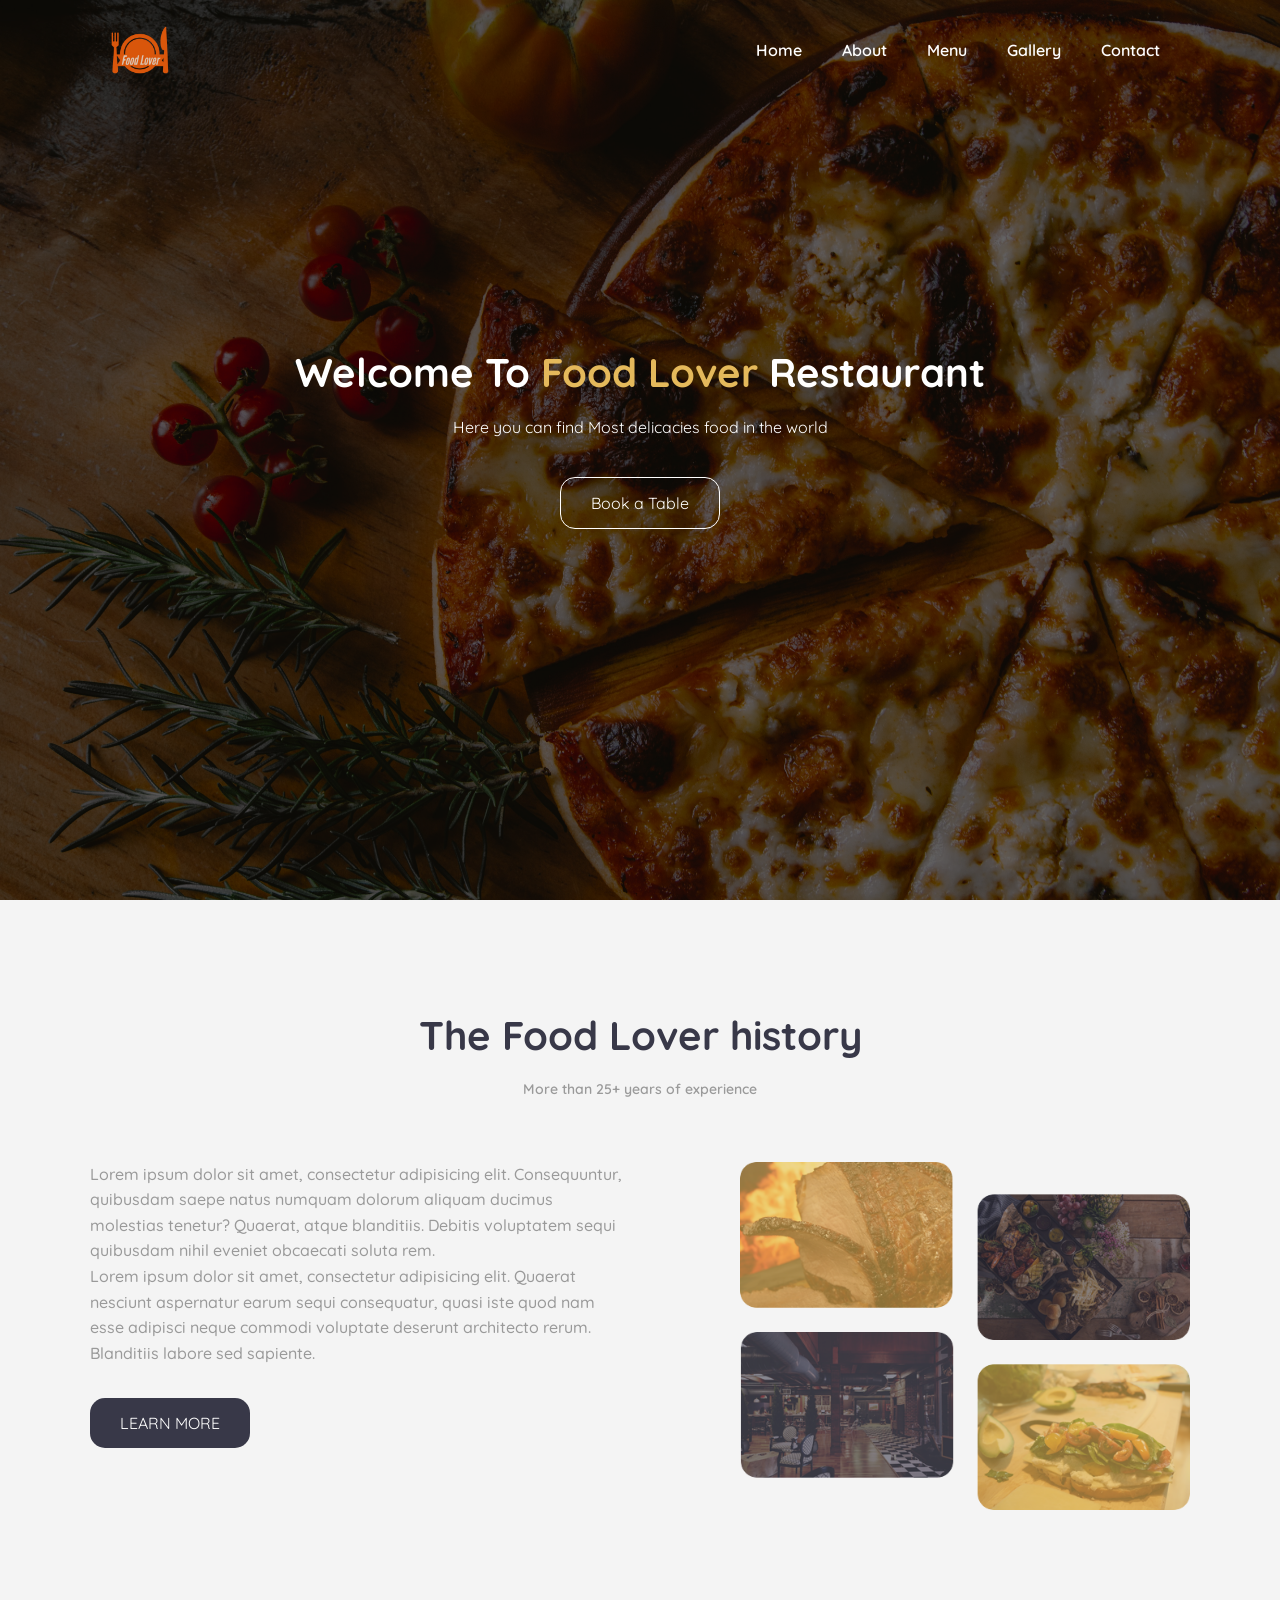
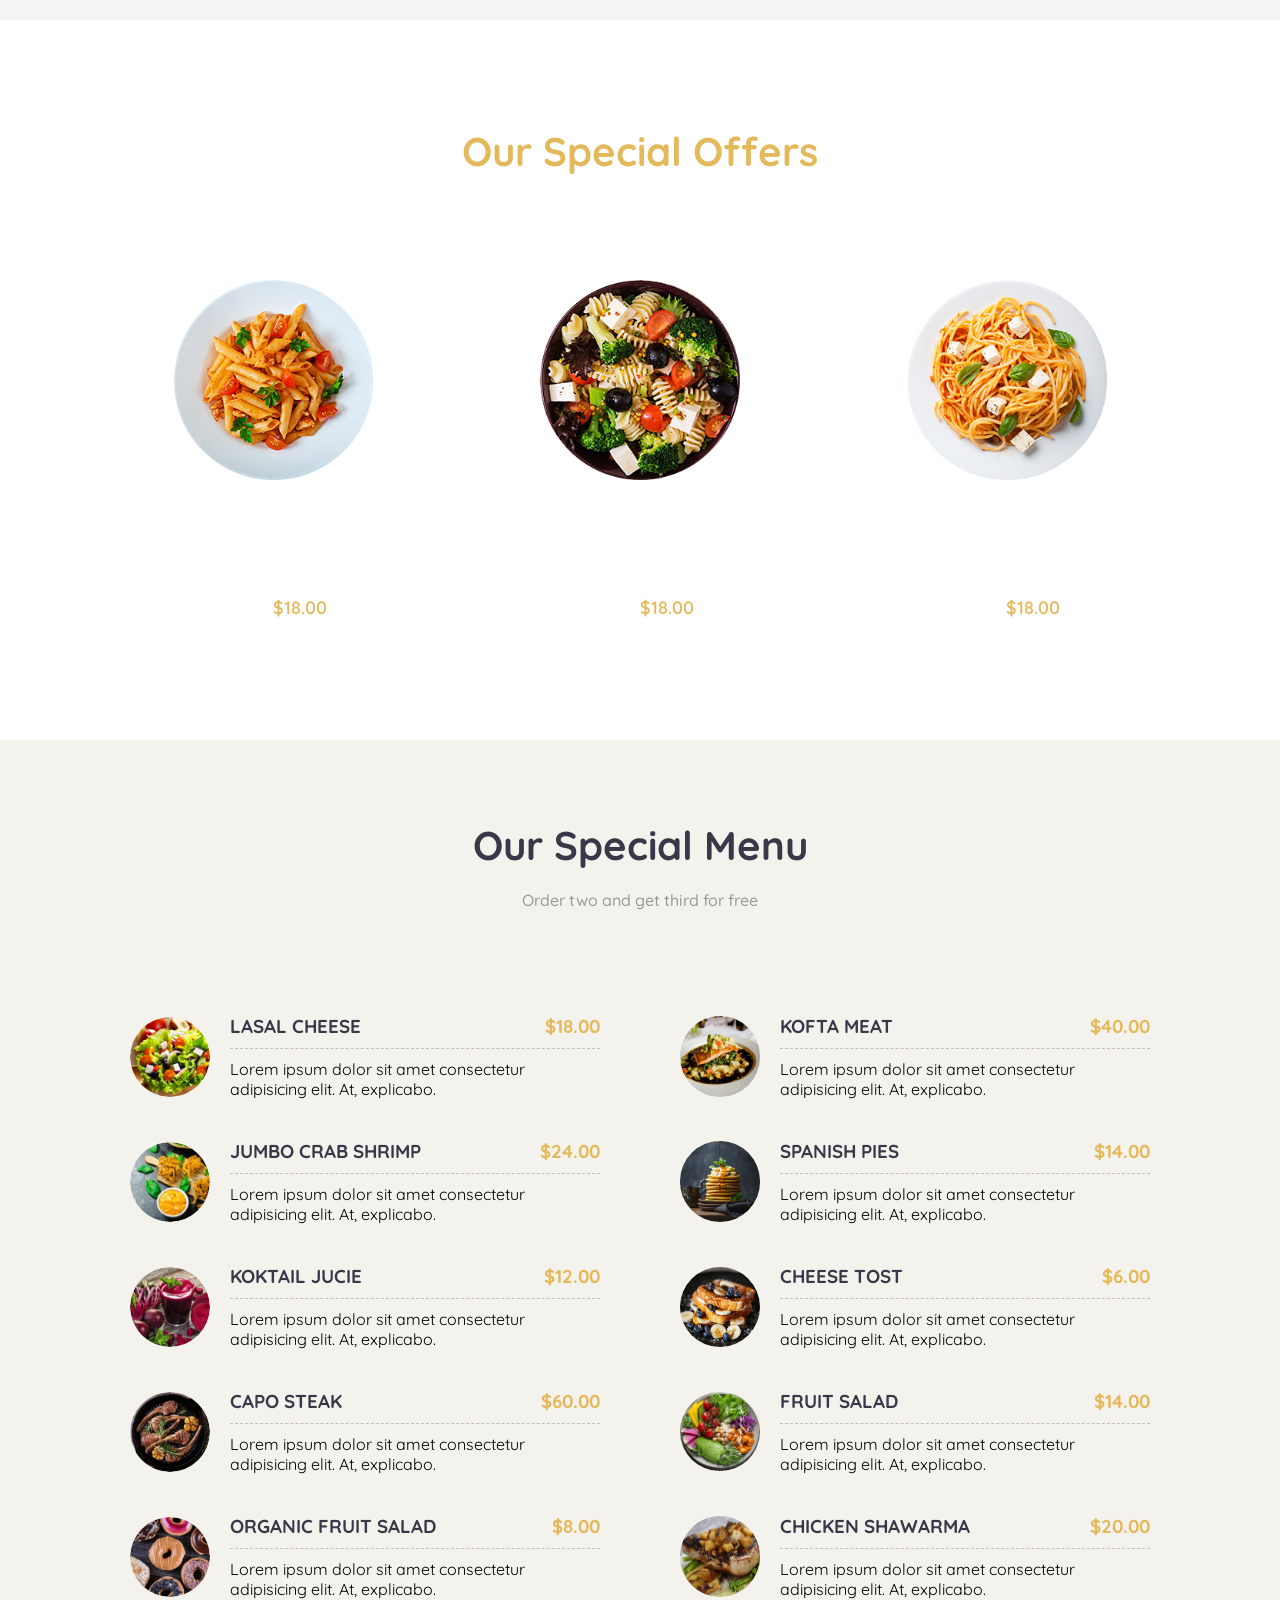
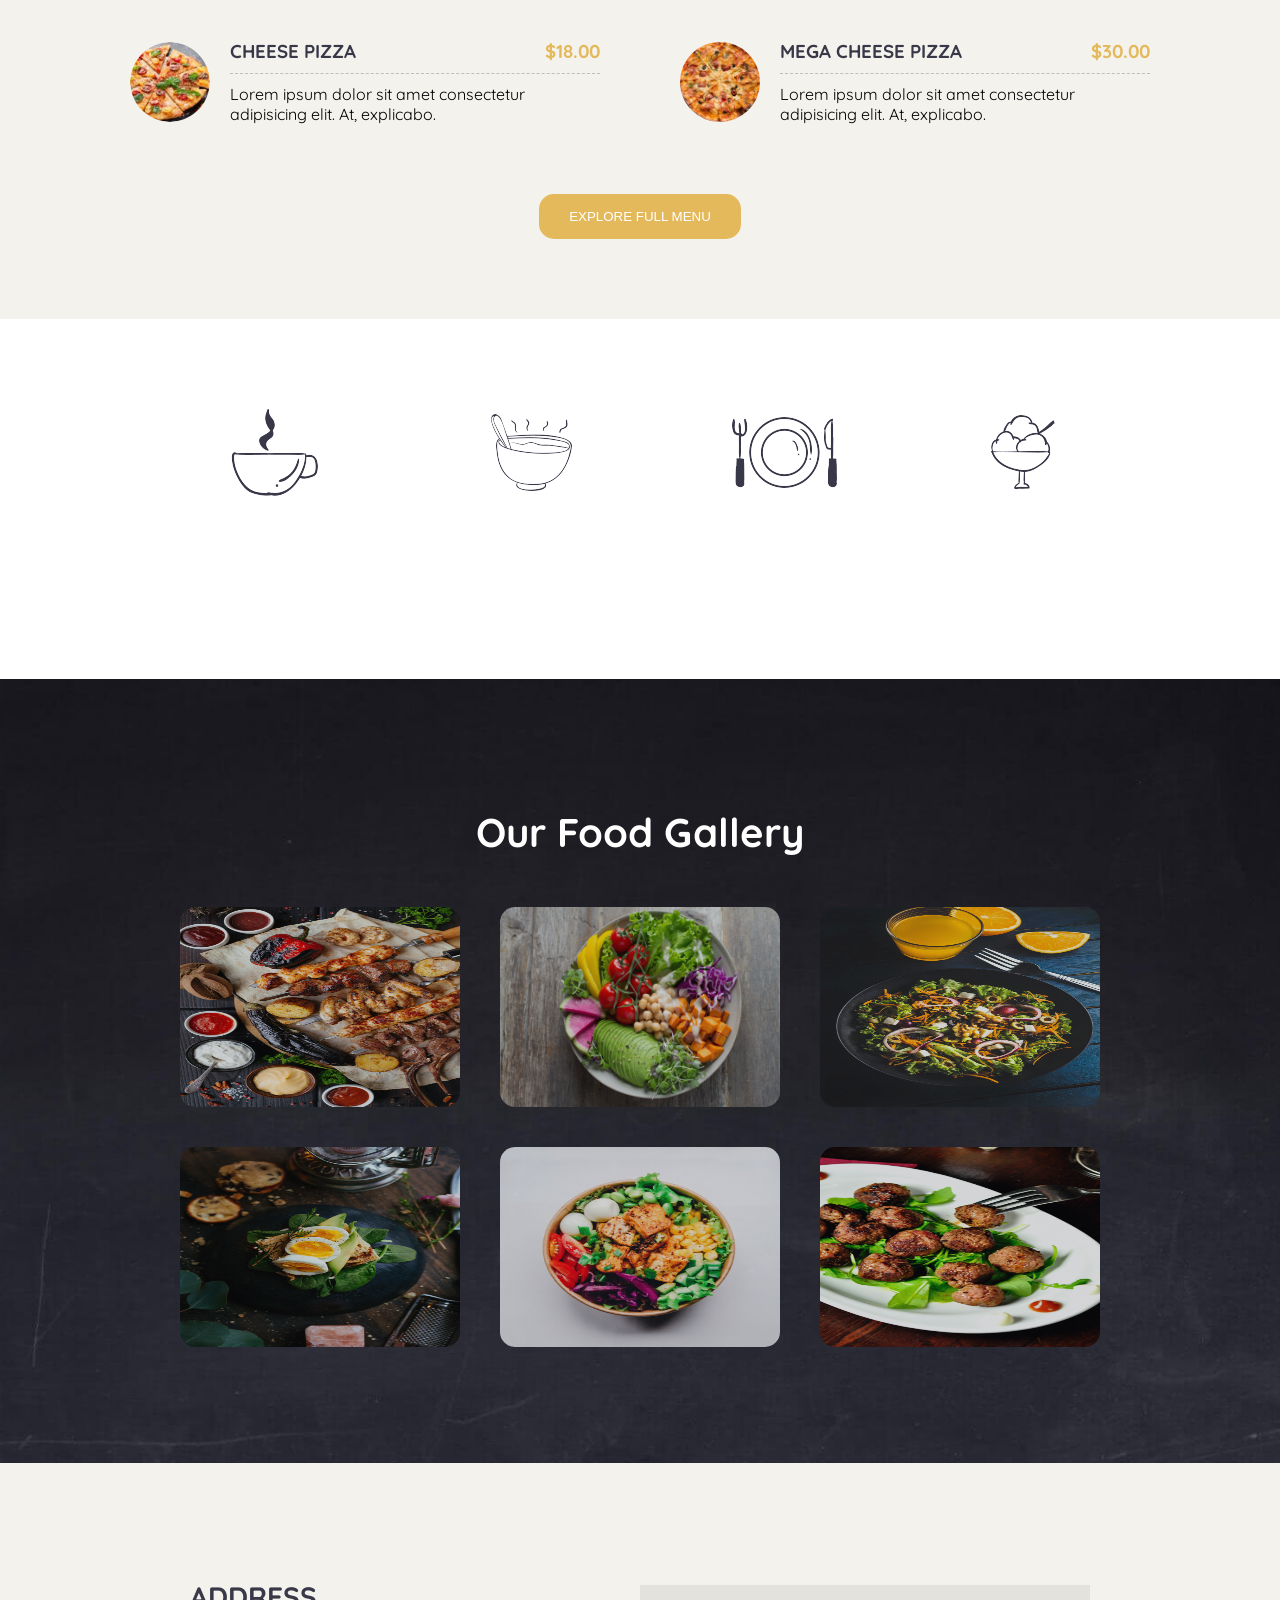
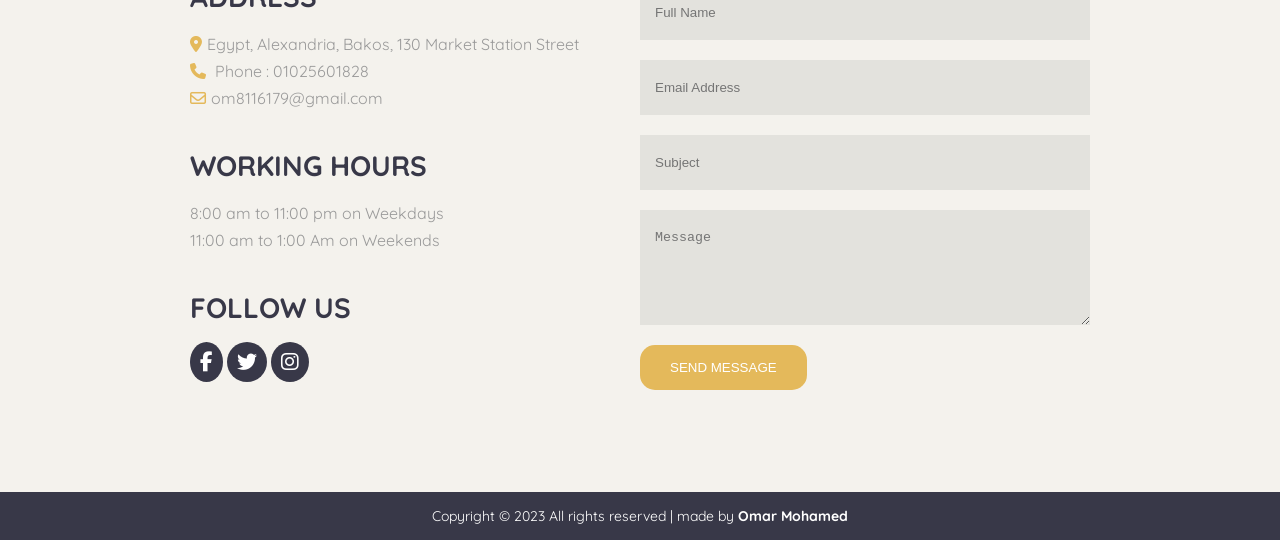
<file: html/index4.html>
<!DOCTYPE html>
<html lang="en">

<head>
    <meta charset="UTF-8">
    <meta http-equiv="X-UA-Compatible" content="IE=edge">
    <meta name="viewport" content="width=device-width, initial-scale=1.0">
    <title>Food Lover</title>
    <!-- Style Link -->
    <link rel="stylesheet" href="../css/mains.css">
    <!-- Fontawsome -->
    <link rel="stylesheet" href="https://cdnjs.cloudflare.com/ajax/libs/font-awesome/6.3.0/css/all.min.css"
        integrity="sha512-SzlrxWUlpfuzQ+pcUCosxcglQRNAq/DZjVsC0lE40xsADsfeQoEypE+enwcOiGjk/bSuGGKHEyjSoQ1zVisanQ=="
        crossorigin="anonymous" referrerpolicy="no-referrer" />
    <!-- Favicon -->
    
    <link rel="icon" href="../image/oma-01.jpg" type="image/x-icon" >
</head>

<body>
    <!-- Header Start -->
    <header>
        <div id="navbar">
            <img src="../img/logo.png" alt="Food Lover Logo">
            <nav role="navigation">
                <ul>
                    <li><a href="#home">Home</a></li>
                    <li><a href="#about">About</a></li>
                    <li><a href="#menu">Menu</a></li>
                    <li><a href="#gallery">Gallery</a></li>
                    <li><a href="#contact">Contact</a></li>
                </ul>
            </nav>
        </div>
        <div class="content">
            <h1>Welcome To <span class="primary-text"> Food Lover </span> Restaurant</h1>
            <p>Here you can find Most delicacies food in the world</p>
            <a href="#contact" class="btn btn-primary">Book a Table</a>
        </div>
    </header>
    <!-- Header End -->
    <main>
        <!-- About Section Start -->
        <section id="about">
            <div class="container">
                <div class="title">
                    <h2>The Food Lover history</h2>
                    <p>More than 25+ years of experience</p>
                </div>
                <div class="about-content">
                    <div>
                        <p>Lorem ipsum dolor sit amet, consectetur adipisicing elit. Consequuntur, quibusdam saepe natus
                            numquam dolorum aliquam ducimus molestias tenetur? Quaerat, atque blanditiis. Debitis
                            voluptatem
                            sequi quibusdam nihil eveniet obcaecati soluta rem.</p>
                        <p>Lorem ipsum dolor sit amet, consectetur adipisicing elit. Quaerat nesciunt aspernatur earum
                            sequi
                            consequatur, quasi iste quod nam esse adipisci neque commodi voluptate deserunt architecto
                            rerum. Blanditiis labore sed sapiente.</p>
                        <a href="#" class="btn btn-secondary">LEARN MORE</a>
                    </div>
                    <img src="../img/about_img.png" alt="Pizza">
                </div>
            </div>
        </section>
        <!-- About Section End -->
        <!-- Offers Section Start -->
        <section id="offers">
            <div class="container">
                <div class="title">
                    <h2>Our Special Offers</h2>
                    <p>More than 25+ years of experience</p>
                </div>
                <div class="offers-items">
                    <div>
                        <img src="../img/offer1.png" alt="Quattro Pasta">
                        <div>
                            <h3>Quattro Pasta</h3>
                            <p>Lorem ipsum dolor sit amet, consectetur adipisicing elit. Nam, quibusdam.</p>
                            <p><del>$ 55.00</del> <span class="primary-text">$18.00</span></p>
                        </div>
                    </div>
                    <div>
                        <img src="../img/offer2.png" alt="Vegertarian Pasta">
                        <div>
                            <h3>Vegertarian Pasta</h3>
                            <p>Lorem ipsum dolor sit amet, consectetur adipisicing elit. Nam, quibusdam.</p>
                            <p><del>$ 55.00</del> <span class="primary-text">$18.00</span></p>
                        </div>
                    </div>
                    <div>
                        <img src="../img/offer3.png" alt="Quattro Pasta">
                        <div>
                            <h3>Gluten-Free Pasta</h3>
                            <p>Lorem ipsum dolor sit amet, consectetur adipisicing elit. Nam, quibusdam.</p>
                            <p><del>$ 55.00</del> <span class="primary-text">$18.00</span></p>
                        </div>
                    </div>
                </div>
            </div>
        </section>
        <!-- Offers Section End -->
        <!-- Menu Section Start -->
        <section id="menu">
            <div class="container">
                <div class="title">
                    <h2>Our Special Menu</h2>
                    <p>Order two and get third for free</p>
                </div>
                <div class="menu-items">
                    <div class="menu-items-left">
                        <div class="menu-item">
                            <img src="../img/food1.png" alt="LASAL Cheese">
                            <div>
                                <h3>LASAL CHEESE <span class="primary-text">$18.00</span></h3>
                                <p>Lorem ipsum dolor sit amet consectetur adipisicing elit. At, explicabo.</p>
                            </div>
                        </div>
                        <div class="menu-item">
                            <img src="../img/food2.png" alt="JUMBO CRAB SHRIMP">
                            <div>
                                <h3>JUMBO CRAB SHRIMP <span class="primary-text">$24.00</span></h3>
                                <p>Lorem ipsum dolor sit amet consectetur adipisicing elit. At, explicabo.</p>
                            </div>
                        </div>
                        <div class="menu-item">
                            <img src="../img/food3.png" alt="KOKTAIL JUCIE">
                            <div>
                                <h3>KOKTAIL JUCIE <span class="primary-text">$12.00</span></h3>
                                <p>Lorem ipsum dolor sit amet consectetur adipisicing elit. At, explicabo.</p>
                            </div>
                        </div>
                        <div class="menu-item">
                            <img src="../img/food4.png" alt="CAPO STEAK">
                            <div>
                                <h3>CAPO STEAK <span class="primary-text">$60.00</span></h3>
                                <p>Lorem ipsum dolor sit amet consectetur adipisicing elit. At, explicabo.</p>
                            </div>
                        </div>
                        <div class="menu-item">
                            <img src="../img/food5.png" alt="ORGANIC FRUIT SALAD">
                            <div>
                                <h3>ORGANIC FRUIT SALAD <span class="primary-text">$8.00</span></h3>
                                <p>Lorem ipsum dolor sit amet consectetur adipisicing elit. At, explicabo.</p>
                            </div>
                        </div>
                        <div class="menu-item">
                            <img src="../img/food6.png" alt="CHEESE PIZZA">
                            <div>
                                <h3>CHEESE PIZZA <span class="primary-text">$18.00</span></h3>
                                <p>Lorem ipsum dolor sit amet consectetur adipisicing elit. At, explicabo.</p>
                            </div>
                        </div>
                    </div>
                    <div class="menu-items-right">
                        <div class="menu-item">
                            <img src="../img/food7.jpeg" alt="KOFTA MEAT">
                            <div>
                                <h3>KOFTA MEAT <span class="primary-text">$40.00</span></h3>
                                <p>Lorem ipsum dolor sit amet consectetur adipisicing elit. At, explicabo.</p>
                            </div>
                        </div>
                        <div class="menu-item">
                            <img src="../img/food8.jpeg" alt="SPANISH PIES">
                            <div>
                                <h3>SPANISH PIES <span class="primary-text">$14.00</span></h3>
                                <p>Lorem ipsum dolor sit amet consectetur adipisicing elit. At, explicabo.</p>
                            </div>
                        </div>
                        <div class="menu-item">
                            <img src="../img/food9.jpeg" alt="CHEESE TOST">
                            <div>
                                <h3>CHEESE TOST <span class="primary-text">$6.00</span></h3>
                                <p>Lorem ipsum dolor sit amet consectetur adipisicing elit. At, explicabo.</p>
                            </div>
                        </div>
                        <div class="menu-item">
                            <img src="../img/food10.jpeg" alt="FRUIT SALAD">
                            <div>
                                <h3>FRUIT SALAD <span class="primary-text">$14.00</span></h3>
                                <p>Lorem ipsum dolor sit amet consectetur adipisicing elit. At, explicabo.</p>
                            </div>
                        </div>
                        <div class="menu-item">
                            <img src="../img/food11.jpeg" alt="CHICKEN SHAWARMA">
                            <div>
                                <h3>CHICKEN SHAWARMA <span class="primary-text">$20.00</span></h3>
                                <p>Lorem ipsum dolor sit amet consectetur adipisicing elit. At, explicabo.</p>
                            </div>
                        </div>
                        <div class="menu-item">
                            <img src="../img/food12.jpeg" alt="MEGA CHEESE PIZZA">
                            <div>
                                <h3>MEGA CHEESE PIZZA <span class="primary-text">$30.00</span></h3>
                                <p>Lorem ipsum dolor sit amet consectetur adipisicing elit. At, explicabo.</p>
                            </div>
                        </div>
                    </div>
                </div>
                <button class="btn btn-third"><a href="#">EXPLORE FULL MENU</a></button>
            </div>
        </section>
        <!-- Menu Section End -->
        <!-- Daytime section start-->
        <section id="daytime">
            <div class="container">
                <div class="daytime-items">
                    <div class="daytime-item">
                        <img src="../img/breckfastIcon.png" alt="Breakfast">
                        <h3>Breakfast</h3>
                        <p>8:00 am to 10:00 am</p>
                    </div>
                    <div class="daytime-item">
                        <img src="../img/lunchIcon.png" alt="Lunch">
                        <h3>Lunch</h3>
                        <p>4:00 pm to 7:00 pm</p>
                    </div>
                    <div class="daytime-item">
                        <img src="../img/dinnerIcon.png" alt="Dinner">
                        <h3>Dinner</h3>
                        <p>9:00 pm to 1:00 Am</p>
                    </div>
                    <div class="daytime-item">
                        <img src="../img/dessertIcon.png" alt="dessert">
                        <h3>Dessert</h3>
                        <p>All day</p>
                    </div>
                </div>
            </div>
        </section>
        <!-- Daytime section end-->
        <!-- Gallery Section Start -->
        <section id="gallery">
            <div class="container">
                <h2>Our Food Gallery</h2>
                <div class="img-gallery">
                    <img src="../img/gallery1.jpeg" alt="gallery1">
                    <img src="../img/gallery2.jpeg" alt="gallery2">
                    <img src="../img/gallery3.jpeg" alt="gallery3">
                    <img src="../img/gallery4.jpeg" alt="gallery4">
                    <img src="../img/gallery5.jpeg" alt="gallery5">
                    <img src="../img/gallery6.jpeg" alt="gallery6">
                </div>
            </div>
        </section>
        <!-- Gallary Section End -->
        <!-- Contact Section Start -->
        <section id="contact">
            <div class="container">
                <div class="contact-content">
                    <div class="contact-info">
                        <div>
                            <h3>ADDRESS</h3>
                            <p><i class="fa-solid fa-location-dot"></i>Egypt, Alexandria, Bakos, 130 Market Station Street</p>
                            <p><i class="fa-solid fa-phone"></i> Phone : 01025601828</p>
                            <p><i class="fa-regular fa-envelope"></i>om8116179@gmail.com</p>
                        </div>
                        <div>
                            <h3>WORKING HOURS</h3>
                            <p>8:00 am to 11:00 pm on Weekdays</p>
                            <p>11:00 am to 1:00 Am on Weekends</p>
                        </div>
                        <div>
                            <h3>FOLLOW US</h3>
                            <a href="#"><i class="fa-brands fa-facebook-f"></i></a>
                            <a href="#"><i class="fa-brands fa-twitter"></i></a>
                            <a href="#"><i class="fa-brands fa-instagram"></i></a>
                        </div>
                    </div>
                    <form>
                        <input type="text" name="Name" id="name" placeholder="Full Name">
                        <input type="email" name="email" id="email" placeholder="Email Address">
                        <input type="text" name="subject" id="subject" placeholder="Subject">
                        <textarea name="message" id="message" cols="30" rows="5" placeholder="Message"></textarea>
                        <button type="submit" class="btn btn-third">SEND MESSAGE</button>
                    </form>
                </div>
            </div>
        </section>
        <!-- Contact Section End -->
    </main>
    <footer id="footer">
        <p>Copyright &copy; 2023 All rights reserved | made by <b> <a href="indix.html"
                    target="_blank"> Omar Mohamed</a> </b></p>
    </footer>
</body>

</html>
</file>
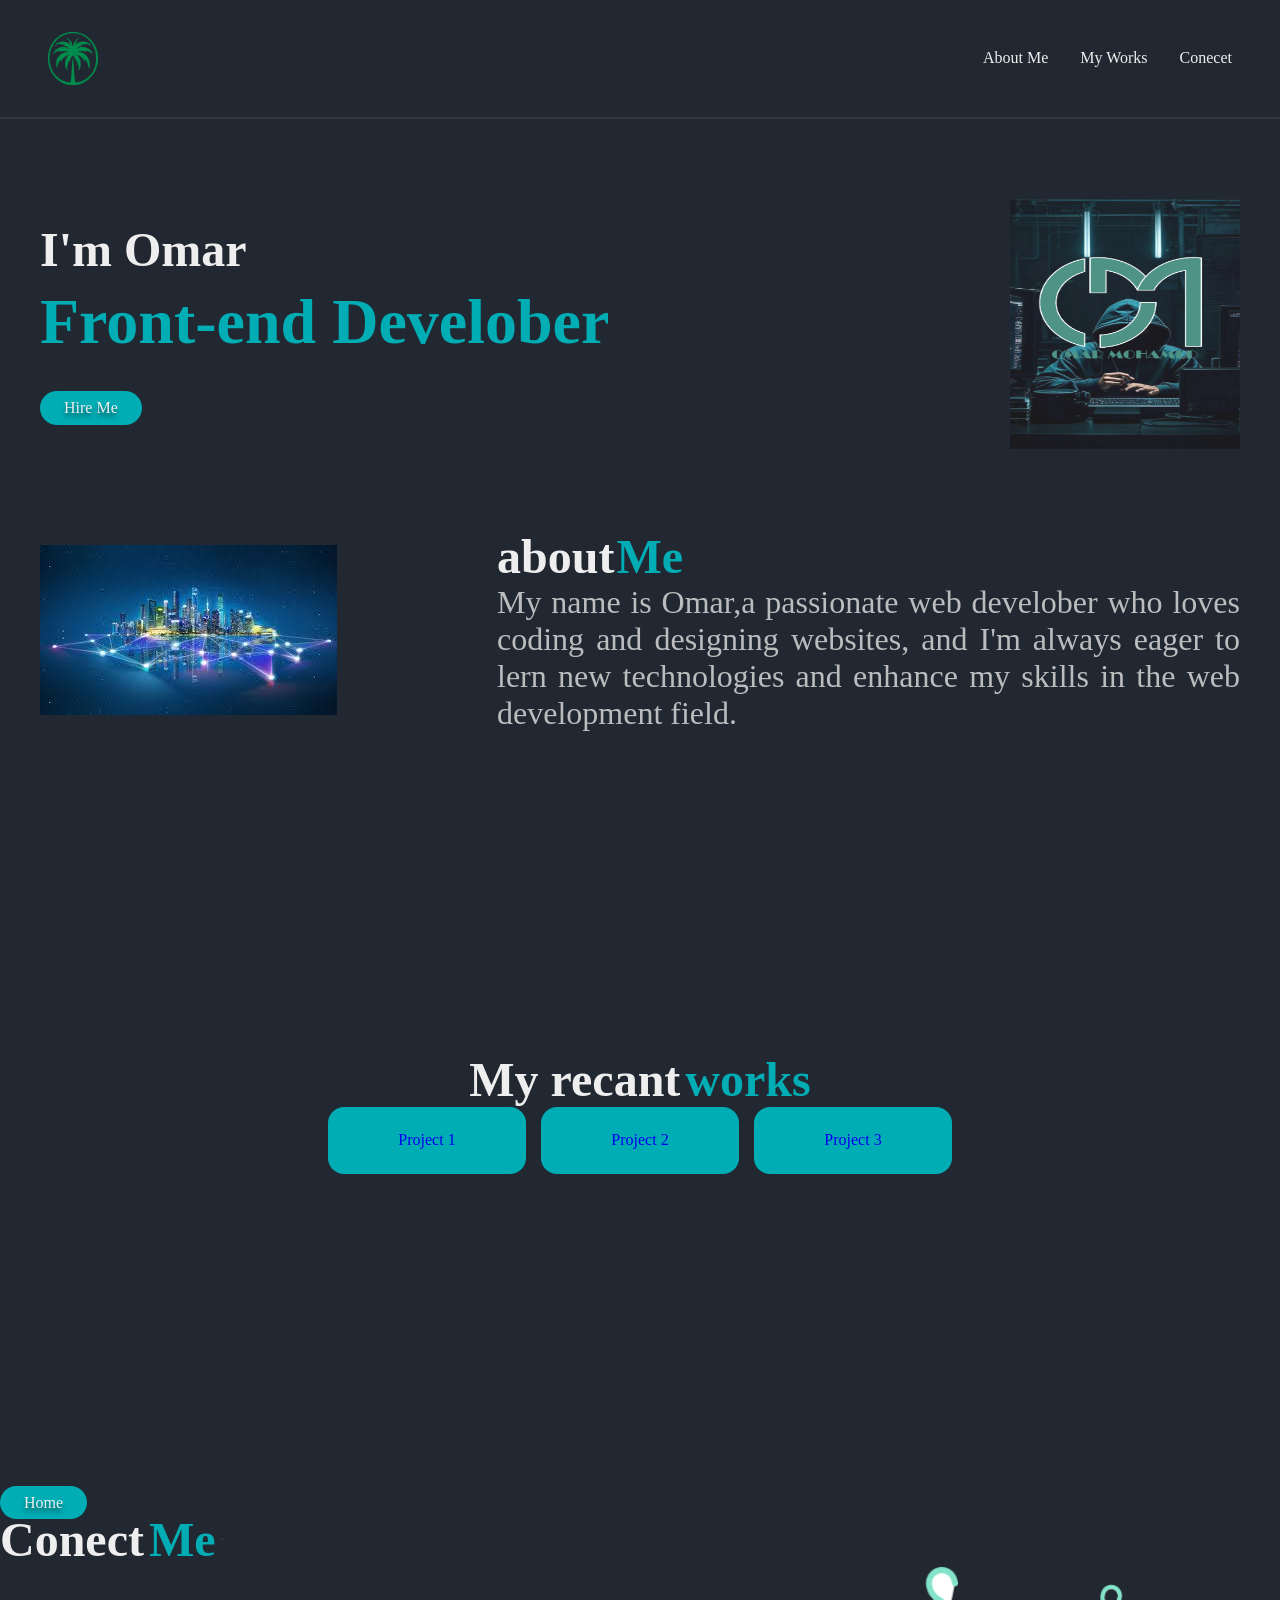
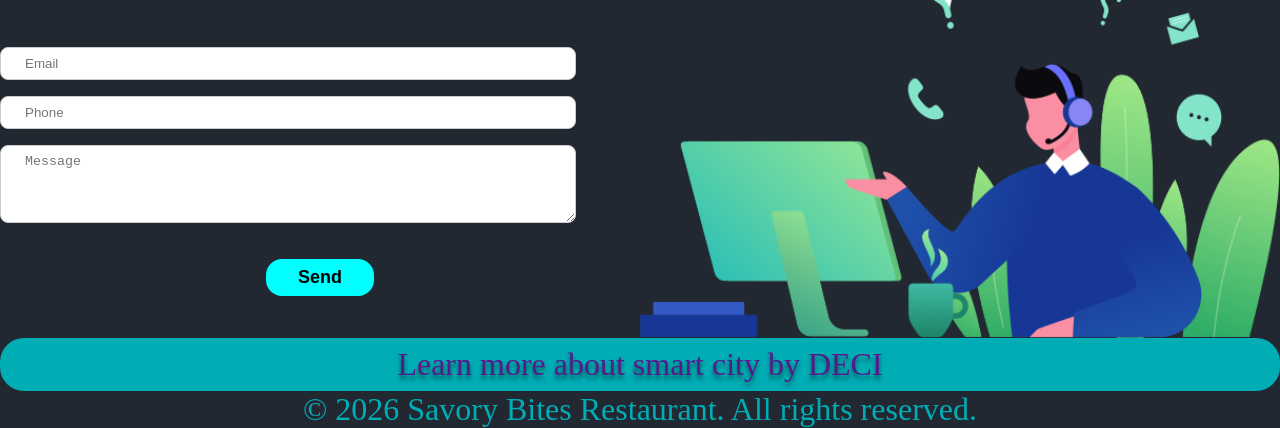
<file: html/indix.html>
<!DOCTYPE html>
<html lang="ar">

<head>
    <title>Omar</title>
    <meta name="viewport" content="width=device-width, initial-scale=1.0">
    <link rel="stylesheet" href="../css/styles.css">
    <link rel="icon" href="../image/oma-01.jpg" type="image/x-icon" >
<meta name="viewport" content="width=device-width,initial-scale=0,0"/>
<meta name="description" content="free web tutorials">
<meta name="author" content="Html , css , coding , learn easy">


</head>

<body>

    <header>
        <img class="O" src="../image/logo1.png" alt="logo">
        <nav class="N">
            <ul>
                <li><a href="#About Me">About Me</a></li>
                <li><a href="#My Works">My Works</a></li>
                <li><a href="#Conecetme">Conecet</a></li>
            </ul>

        </nav>
    </header>
    <hr>
    <Section class="hero">

        <div class="herosub">
            <h2 class="name">I'm Omar</h2>
            <h2 class="title">Front-end Develober</h2>
            <div
                class="Hire                                                                                                                                                                                                                                                                                 btns">
                <a class="hireme" href="indix.html" target="_parent"> Hire Me</a>
            </div>
        </diV>
        <img class="M" src="../image/omerrr.jpg" alt="">
    </Section>
    <Section class="AboutMe" id="About Me">

        <img src="../image/cover2.jpeg" alt="" class="About Meing">
        <div class="textcontainer">
            <div class="textTitle">
                <h2 class="aboutname">about</h2>
                <h2 class="aboutTitle">Me</h2>

            </div>
            <P class="aboutmePAR">
                My name is Omar,a passionate web develober who loves coding and designing websites,
                and I'm always eager to lern new technologies and enhance my skills in the web development field.
            </P>
        </div>

    </Section>
    <Section class="works" id="My Works">
        <div class="workscontainer">
            <div class="projectTitle">
                <h2 class="aboutname">My recant</h2>
                <h2 class="aboutTitle">works</h2>
            </div>
            <ul>
                <li>
                    <a href="indix2.html" target="_parent" > Project 1</a>
                </li>
                <li>
                    <a href="indix3.html" target="_parent">Project 2</a>
                </li>
                   <li>
                    <a href="index4.html" target="_parent">Project 3</a>
                </li>
              
           
           


        </div>
    </Section>
    
     <div class="link-services-section">
            <a class="Q" href="#">Home</a>
        </div>
    </section>
    <!-- end services section -->
    <!-- start contact section -->
    <section id="Conecetme" class="contact section">
        <!--start Section Title -->
        <div class="title-section">
            <h2 class="aboutname">Conect</h2>
                <h2 class="aboutTitle">Me</h2>
            <hr>
        </div>
        <!--start Section Title -->
        <div class="contact-section">
            <div class="cotact-left">
                <form>
                    <input type="email" placeholder="Email">
                    <input type="text" placeholder="Phone">
                    <textarea rows="4" placeholder="Message"></textarea>
                    <button  type="submit">Send</button>
                </form>
            </div>
            <div class="cotact-right">
                <img src="../image/contact-us.png" alt="">
            </div>
        </div>
        <div class="contact-link">
            <a href="" target="_parent">Learn more about smart city by DECI</a>
        </div>
    </section>
    <!-- end about section -->
    <!-- start footer Section -->
    <footer>
        © 2026 Savory Bites Restaurant. All rights reserved.
    </footer>
    <!-- start footer Section  -->

</body>

</html>
</file>
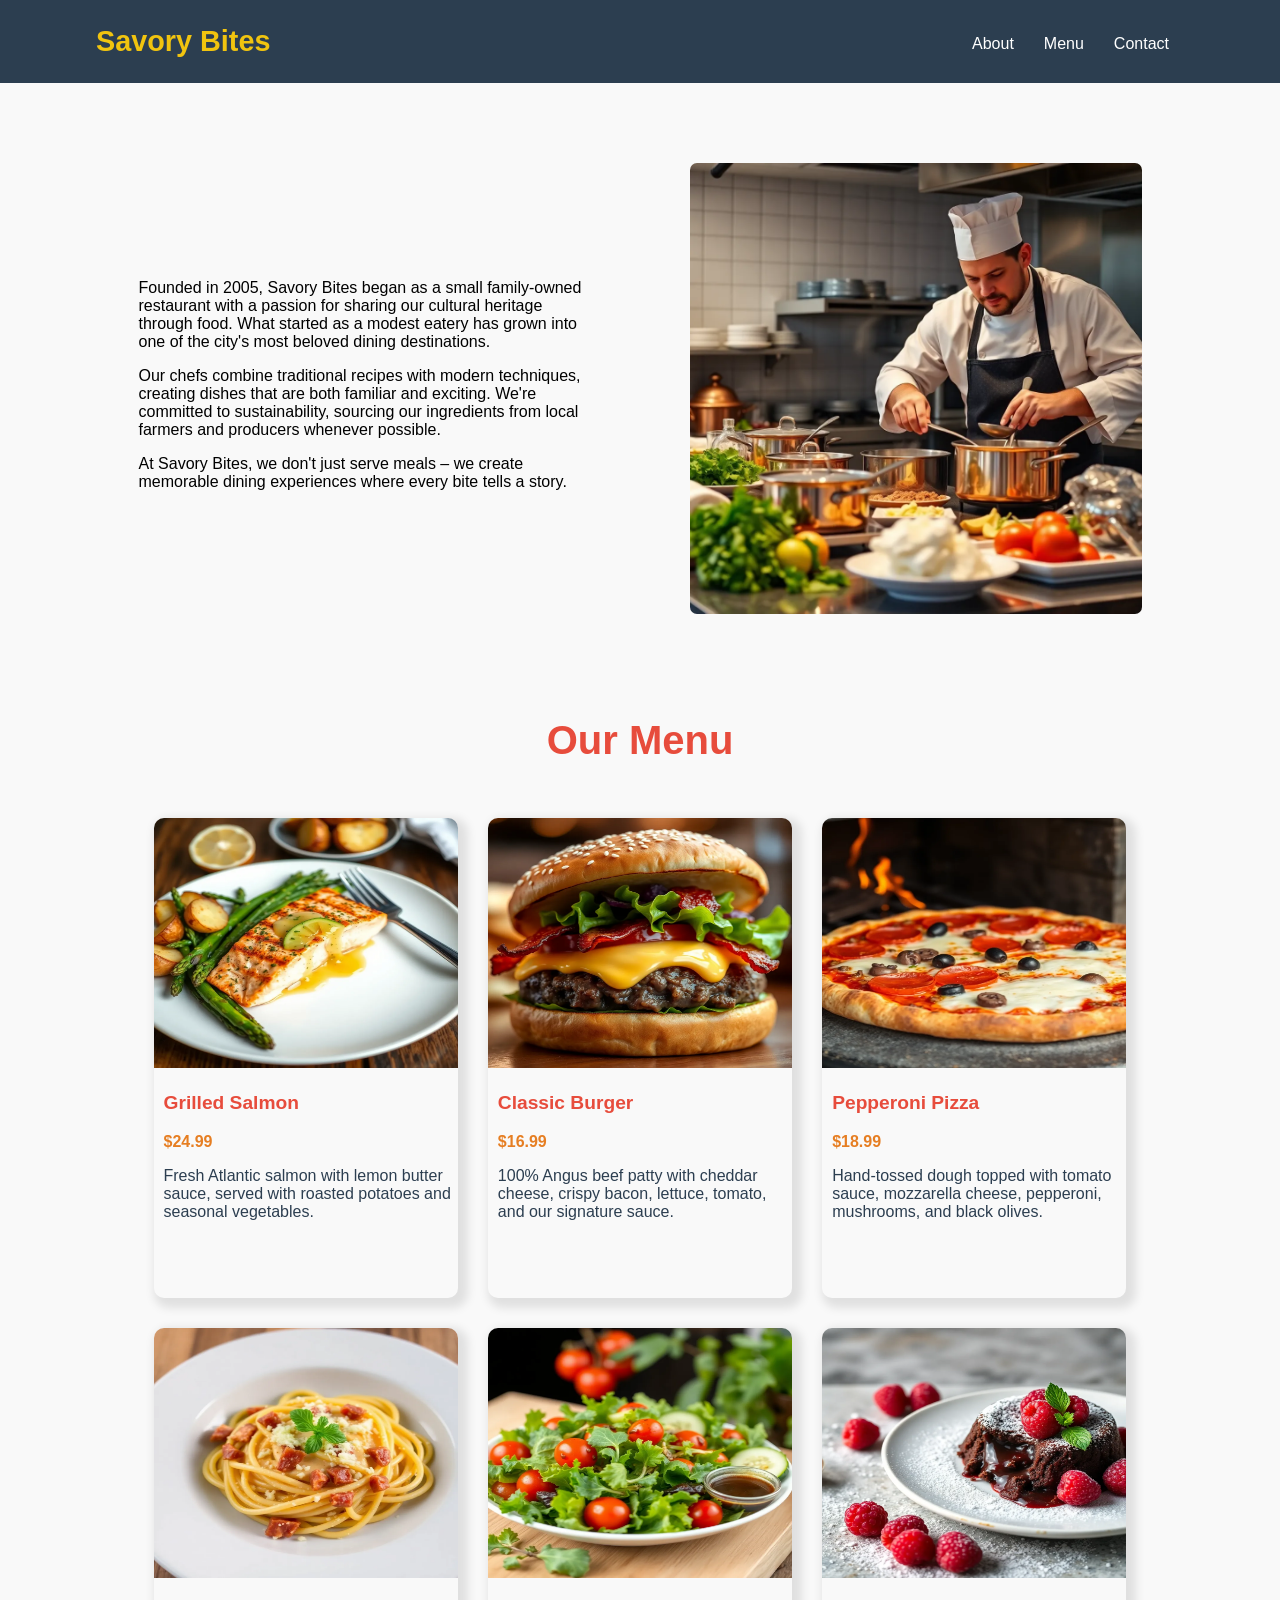
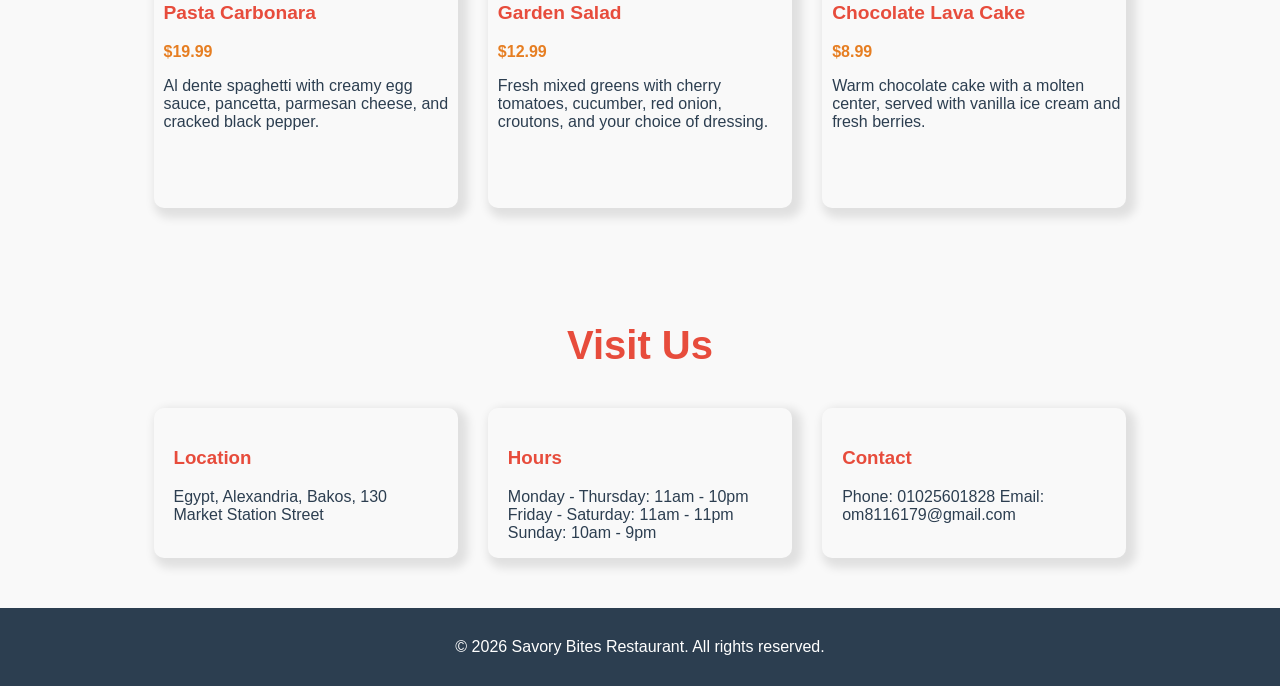
<file: html/indix2.html>
<!DOCTYPE html>
<html lang="en">
  <head>
    <meta charset="UTF-8" />
    <meta name="viewport" content="width=device-width, initial-scale=1.0" />
    <title>project</title>
     <link rel="icon" href="../image/oma-01.jpg" type="image/x-icon" >

    <link rel="stylesheet" href="../css/main.css" />

    
  </head>
  <body>
    <!-- Start Navbar -->
    <nav>
      <div class="container">
        <a class="logo" href="#">Savory Bites</a>

        <ul>
          <li>
            <a href="#about">About</a>
          </li>

          <li>
            <a href="#menu">Menu</a>
          </li>
          <li>
            <a href="#visitUs">Contact</a>
          </li>
        </ul>
        <div class="clear-fix"></div>
      </div>
    </nav>
    <!-- End Navbar -->
    <section id="about">
      <div class="container">
        <div class="content">
          <div class="text">
            <p>
              Founded in 2005, Savory Bites began as a small family-owned
              restaurant with a passion for sharing our cultural heritage
              through food. What started as a modest eatery has grown into one
              of the city's most beloved dining destinations.
            </p>
            <p>
              Our chefs combine traditional recipes with modern techniques,
              creating dishes that are both familiar and exciting. We're
              committed to sustainability, sourcing our ingredients from local
              farmers and producers whenever possible.
            </p>
            <p>
              At Savory Bites, we don't just serve meals – we create memorable
              dining experiences where every bite tells a story.
            </p>
          </div>

          <div class="image">
            <img src="../image/Chief.png" alt="Chief image" />
          </div>
        </div>
        <div class="clear-fix"></div>
      </div>
    </section>

    <!-- Start Menu -->

    <section id="menu">
      <div class="container">
        <h2 class="title">Our Menu</h2>

        <div class="content">
          <div class="box">
            <div>
              <img src="../image/Food1.png" alt="Grilled Salmon" />

              <div class="text">
                <h3>Grilled Salmon</h3>
                <span>$24.99</span>
                <p>
                  Fresh Atlantic salmon with lemon butter sauce, served with
                  roasted potatoes and seasonal vegetables.
                </p>
              </div>
            </div>
          </div>
          <div class="box">
            <div>
              <img src="../image/Food2.png" alt="Classic Burger" />
              <div class="text">
                <h3>Classic Burger</h3>
                <span>$16.99 </span>
                <p>
                  100% Angus beef patty with cheddar cheese, crispy bacon,
                  lettuce, tomato, and our signature sauce.
                </p>
              </div>
            </div>
          </div>
          <div class="box">
            <div>
              <img src="../image/Food3.png" alt="Classic Burger" />
              <div class="text">
                <h3>Pepperoni Pizza</h3>
                <span>$18.99 </span>
                <p>
                  Hand-tossed dough topped with tomato sauce, mozzarella cheese,
                  pepperoni, mushrooms, and black olives.
                </p>
              </div>
            </div>
          </div>
          <div class="box">
            <div>
              <img
                src="../image/Food4.png"
                alt="Pasta Carbonara
"
              />
              <div class="text">
                <h3>Pasta Carbonara</h3>
                <span>$19.99</span>
                <p>
                  Al dente spaghetti with creamy egg sauce, pancetta, parmesan
                  cheese, and cracked black pepper.
                </p>
              </div>
            </div>
          </div>
          <div class="box">
            <div>
              <img
                src="../image/Food5.png"
                alt="Garden Salad
"
              />
              <div class="text">
                <h3>Garden Salad</h3>
                <span>$12.99</span>
                <p>
                  Fresh mixed greens with cherry tomatoes, cucumber, red onion,
                  croutons, and your choice of dressing.
                </p>
              </div>
            </div>
          </div>
          <div class="box">
            <div>
              <img
                src="../image/Food6.png"
                alt="Chocolate Lava Cake
"
              />
              <div class="text">
                <h3>Chocolate Lava Cake</h3>
                <span>$8.99</span>
                <p>
                  Warm chocolate cake with a molten center, served with vanilla
                  ice cream and fresh berries.
                </p>
              </div>
            </div>
          </div>
          <div class="clear-fix"></div>
        </div>
      </div>
    </section>
    <!-- End Menu -->

    <!-- Start Visit Us -->

    <section id="visitUs">
      <div class="container">
        <h2 class="title">Visit Us</h2>
        <div>
          <div class="box">
            <div>
              <h3>Location</h3>
              <p>Egypt, Alexandria, Bakos, 130 Market Station Street</p>
            </div>
          </div>
          <div class="box">
            <div>
              <h3>Hours</h3>
              <p>
                Monday - Thursday: 11am - 10pm Friday - Saturday: 11am - 11pm
                Sunday: 10am - 9pm
              </p>
            </div>
          </div>
          <div class="box">
            <div>
              <h3>Contact</h3>
              <p>Phone: 01025601828 Email: om8116179@gmail.com </p>
            </div>
          </div>
          <div class="clear-fix"></div>
        </div>
      </div>
    </section>
    <!-- End Visit Us -->

    <!-- Start Footer -->

    <footer id="footer">
      <p>© 2026 Savory Bites Restaurant. All rights reserved.</p>
    </footer>
    <!-- End Footer -->
  </body>
</html>
</file>
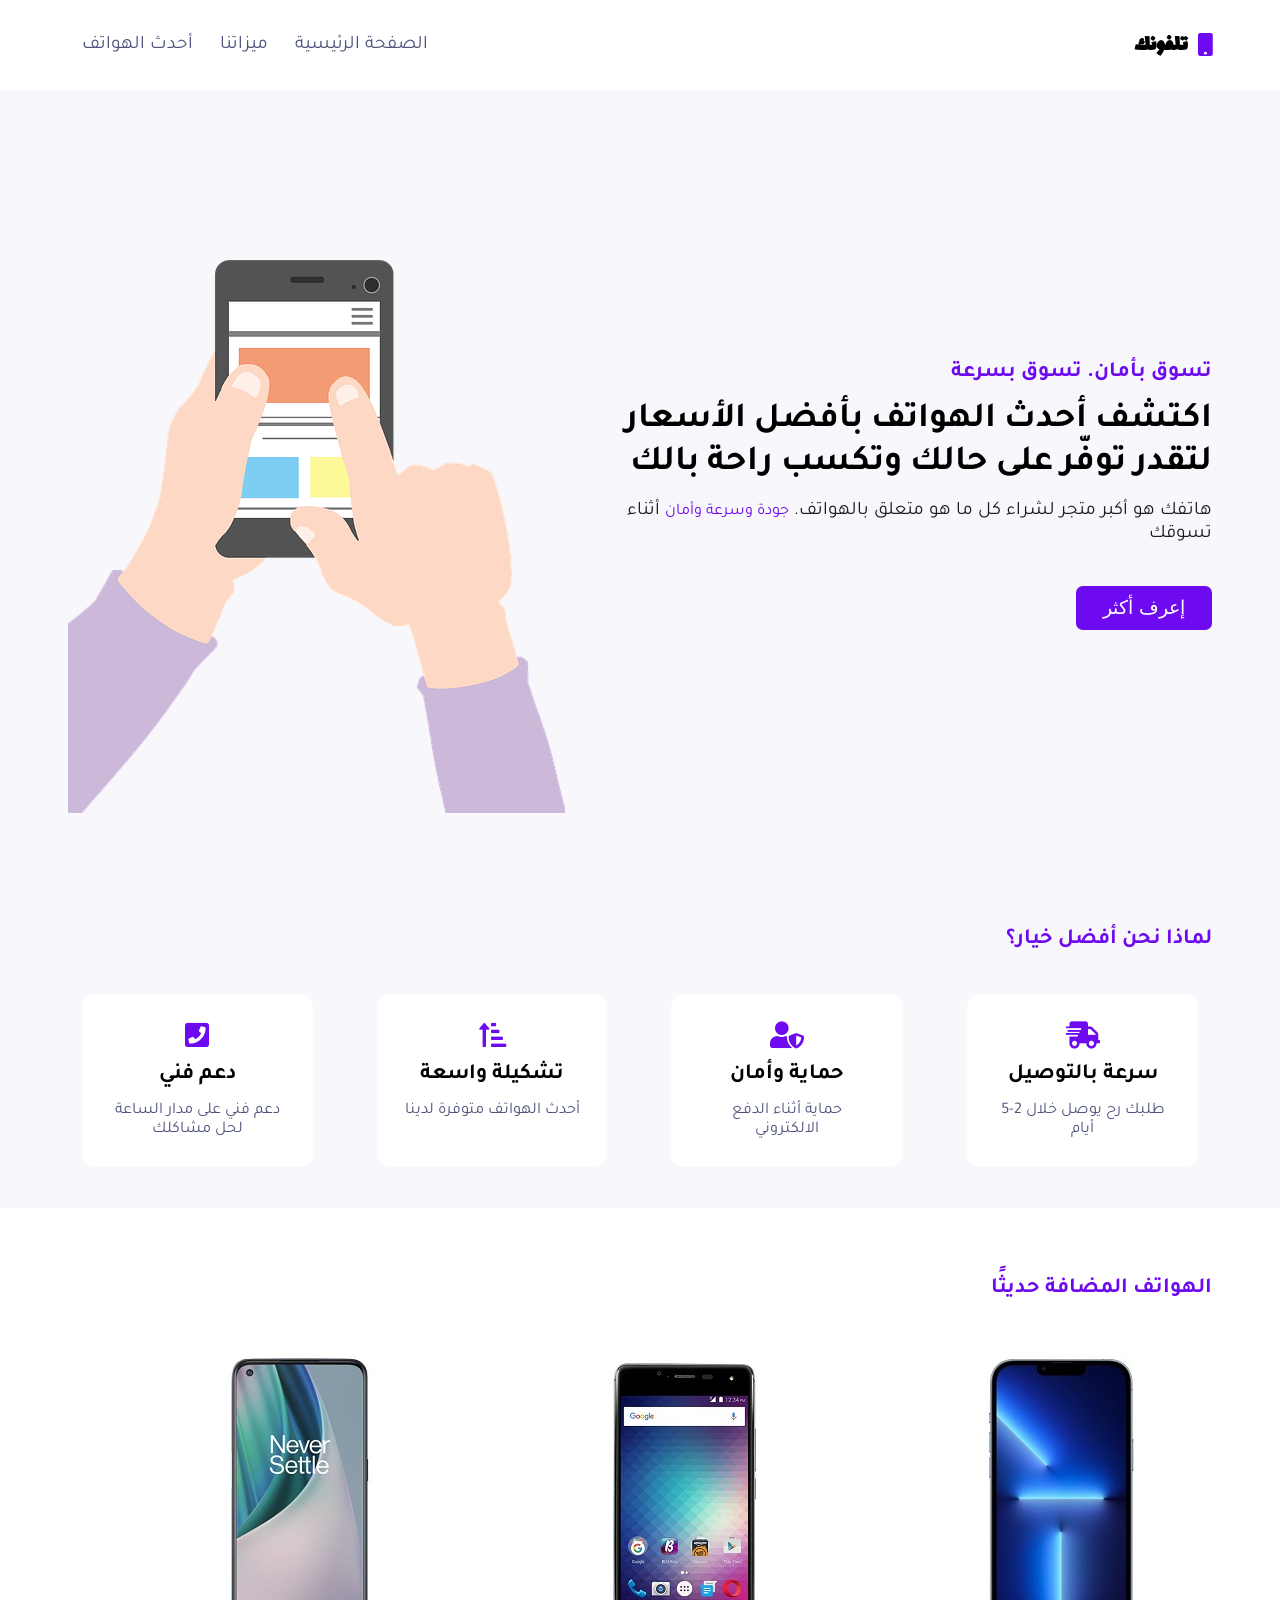
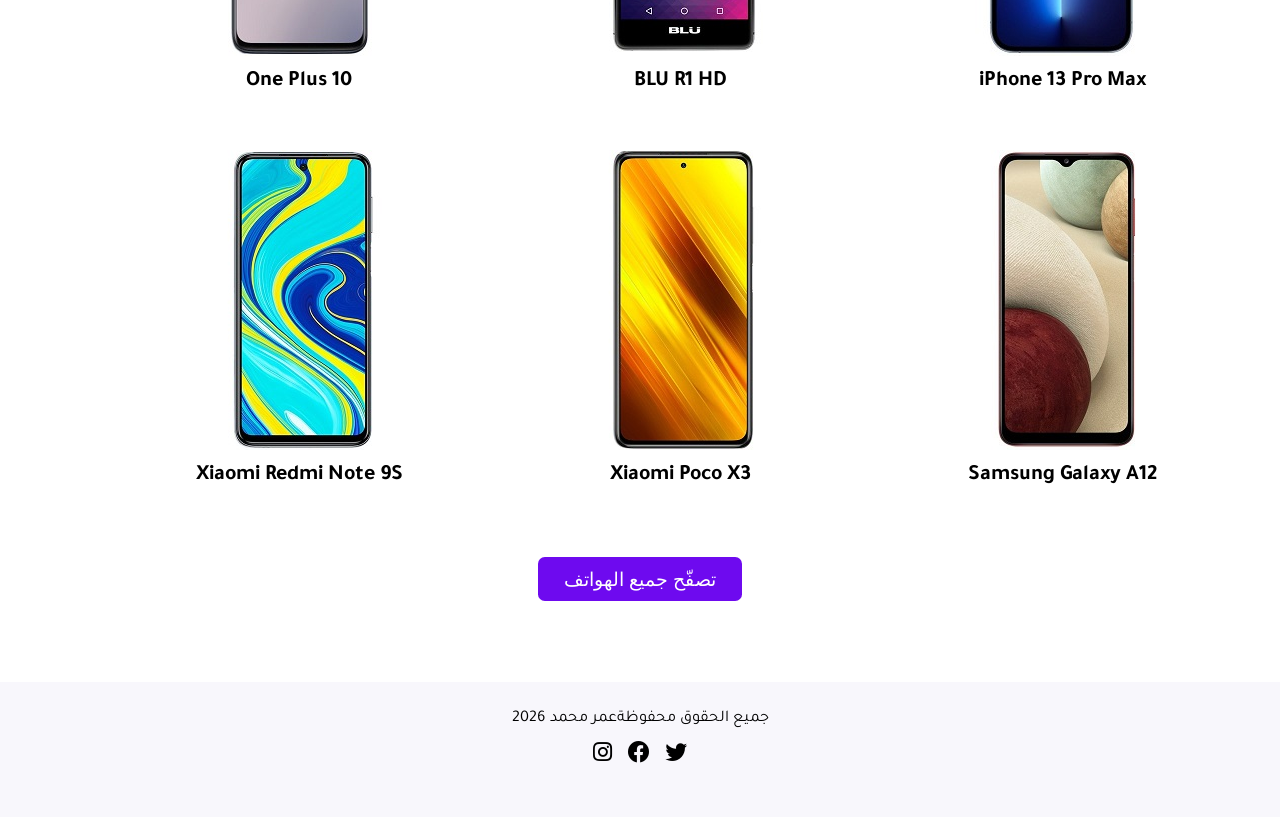
<file: html/indix3.html>
<!DOCTYPE html>
<html lang="ar" dir="rtl">
  <head>
    <meta charset="UTF-8" />
    <meta http-equiv="X-UA-Compatible" content="IE=edge" />
    <meta name="viewport" content="width=device-width, initial-scale=1.0" />
    <link
      rel="stylesheet"
      href="https://pro.fontawesome.com/releases/v5.10.0/css/all.css"
      integrity="sha384-AYmEC3Yw5cVb3ZcuHtOA93w35dYTsvhLPVnYs9eStHfGJvOvKxVfELGroGkvsg+p"
      crossorigin="anonymous"
    />
     <link rel="icon" href="../image/oma-01.jpg" type="image/x-icon" >
    <link rel="stylesheet" href="../css/style.css" />
    <title>مشروع</title>
  </head>
  <body>
    <!-- NAVBAR -->
    <nav>
      <div class="logo">
        <i class="fas fa-mobile"></i>
        <h4>تلفونك</h4>
      </div>
      <div class="bars-menu">
        <i class="fas fa-bars"></i>
      </div>
      <ul class="nav-items">
        <li class="nav-item">
          <a href="#" class="nav-link">الصفحة الرئيسية</a>
        </li>
        <li class="nav-item">
          <a href="#features" class="nav-link">ميزاتنا</a>
        </li>
        <li class="nav-item">
          <a href="#newest" class="nav-link">أحدث الهواتف</a>
        </li>
      </ul>
    </nav>
    <!-- HERO SECTION -->
    <section class="hero">
      <div class="hero-section">
        <div class="content">
          <h4>تسوق بأمان. تسوق بسرعة</h4>
          <h1>
            اكتشف أحدث الهواتف بأفضل الأسعار لتقدر توفّر على حالك وتكسب راحة
            بالك
          </h1>
          <p>
            هاتفك هو أكبر متجر لشراء كل ما هو متعلق بالهواتف.
            <span class="purple">جودة وسرعة وأمان</span> أثناء تسوقك
          </p>
          <button class="btn"><a href="#features"> إعرف أكثر </a></button>
        </div>
        <div class="hero-image">
          <img src="../image/smartphone.png" alt="هاتف ذكي" />
        </div>
      </div>
    </section>
    <!-- Features Section -->
    <section class="features" id="features">
      <div class="features-section">
        <h4>لماذا نحن أفضل خيار؟</h4>
        <div class="qualities">
          <div class="quality">
            <i class="fas fa-shipping-fast"></i>
            <h3>سرعة بالتوصيل</h3>
            <p>طلبك رح يوصل خلال 2-5 أيام</p>
          </div>
          <div class="quality">
            <i class="fas fa-user-shield"></i>
            <h3>حماية وأمان</h3>
            <p>حماية أثناء الدفع الالكتروني</p>
          </div>
          <div class="quality">
            <i class="fas fa-sort-amount-up-alt"></i>
            <h3>تشكيلة واسعة</h3>
            <p>أحدث الهواتف متوفرة لدينا</p>
          </div>
          <div class="quality">
            <i class="fas fa-phone-square"></i>
            <h3>دعم فني</h3>
            <p>دعم فني على مدار الساعة لحل مشاكلك</p>
          </div>
        </div>
      </div>
    </section>
    <!-- What's New Section -->
    <section class="newest-phones" id="newest">
      <div class="phones-section">
        <h4>الهواتف المضافة حديثًا</h4>
        <div class="phones">
          <div class="phone">
            <img src="../image/Apple-iPhone-13-Pro-Max.jpg" />
            <h3>iPhone 13 Pro Max</h3>
          </div>
          <div class="phone">
            <img src="../image/BLU-R1-HD.jpg" />
            <h3>BLU R1 HD</h3>
          </div>
          <div class="phone">
            <img src="../image/one-plus.jpg" />
            <h3>One Plus 10</h3>
          </div>
          <div class="phone">
            <img src="../image/Samsung-Galaxy-A1.jpg" />
            <h3>Samsung Galaxy A12</h3>
          </div>
          <div class="phone">
            <img src="../image/Xiaomi--Poco-X3.jpg" />
            <h3>Xiaomi Poco X3</h3>
          </div>
          <div class="phone">
            <img src="../image/Xiaomi--Redmi-Note-9S.jpg" />
            <h3>Xiaomi Redmi Note 9S</h3>
          </div>
        </div>
        <button class="btn">
          <a href="#">تصفّح جميع الهواتف</a>
        </button>
      </div>
    </section>
    <!-- Footer -->
    <footer>
      <div class="footer-section">
        <p>جميع الحقوق محفوظةعمر محمد 2026</p>
        <div class="socials">
          <i class="fab fa-twitter"></i>
          <i class="fab fa-facebook"></i>
          <i class="fab fa-instagram"></i>
        </div>
      </div>
    </footer>
    <script src="../Js/script.js"></script>
  </body>
</html>
</file>
<file: css/styles.css>
* {
    margin: 0;
    padding: 0;
    box-sizing: border-box;
    scroll-behavior: smooth;
}

body {
    background-color: #222831;
    
}
a{
    text-decoration: none;
}

header {
    display: flex;
    justify-content: space-between;
    align-items: center;
    margin: 2rem auto;
    padding: 0 0.5rem;
    max-width: 1200px;
}

.N ul {
    display: flex;
    list-style-type: none;
    gap: 2rem;
}

.N a {
    text-decoration: none;
    color: #eeeeee;
}

.N a :hover {
    color: #00adb5;
}

hr {
    opacity: 10%;
}

.O {
    width: 50PX;

}

.hero {
    display: flex;
    justify-content: space-between;
    align-items: center;
    margin: 5rem auto;
    max-width: 1200px;
}

.herosub {
    display: flex;
    flex-direction: column;
    gap: 0.5rem;
}

.name {
    font-size: 3rem;
    color: #eeeeee;
}

.title {
    font-size: 4rem;
    color: #00adb5;
}

.Hire {
    display: flex;
    gap: 1.5rem;
    margin-top: 1.5rem;
}

.hireme {
    background-color: #00adb5;
    color: #eeeeee;
    border-radius: 24px;
    text-decoration: none;
    padding: 0.5rem 1.5rem;
    text-shadow: 0px 4px 4px rgba(0, 0, 0, 0.5)
}

.AboutMe {
    display: flex;
    justify-content: space-between;
    align-items: center;
    margin: 5rem auto;
    max-width: 1200px;
    gap: 10rem;
}

.textcontainer {
    display: flex;
    flex-direction: column;
}

.textTitle {
    display: flex;
    align-items: center;
    gap: 2px;
    font-size: 2rem;
}

.aboutname {
    color: #eeeeee;
}

.aboutTitle {
    color: #00adb5;
}

.aboutmePAR {
    text-align: justify;
    font-size: 2rem;
    color: rgba(238, 238, 238, 0.75);
}
.works{
   
    padding: 10rem 10rem;
    margin: 5rem 0rem;
}
.workscontainer{
    display: flex;
    flex-direction: column;
    justify-content: space-around;
    align-items:center ;
    margin: 5rem auto;
    max-width: 1200px;
}
.projectTitle{
    display: flex;
    align-items: center;
    justify-content: left;
    gap: 5px;
    font-size: 2rem;
}
.works ul{
    display: flex;
    list-style-type: none;
    align-items: center;
    justify-content: space-between;

    gap: 15px;
    flex-wrap: wrap;
}
.works li{
    border-radius: 16px;
    background-color: #00adb5;
    backdrop-filter: blur(4px);
    padding: 1rem 4rem;
    display: flex;
  
}
.works li a{
    width: 70px;
    height: 35px;
    object-fit: contain;
    align-items: center;
    justify-content: center;
    display: flex;

    transition: transform 0.2s;
}
.works li :hover{
    transform: scale(2);
}
.services .link-services-section{
    padding: 50px 0 0 0;
}
.services .link-services-section a{
   font-size: 1.6rem;
   font-weight: 900;
   text-decoration: none;
   color: blue;
}

/*end services Section */
/*start cotact Section */
.contact .contact-section{
    display: flex;
}
.contact .cotact-left{
    width: 50%;
    padding-top: 5rem;
}
.contact .cotact-right{
    width: 50%;
}
.contact .cotact-right img{
    width: 100%;
    height:100%;
}
.contact form input,
.contact form textarea {
    width: 90%;
    margin-bottom: 1rem;
    padding: 0.5rem 1.5rem;
    border: 1px solid #ccc;
    border-radius: 0.5rem;
    transition: border 0.3s ease;
}

.contact form button {
    display: block;
    margin: 1rem auto;
    padding: 0.5rem 2rem;
    text-transform: capitalize;
    font-size: 18px;
    font-weight: 600;
    border: none;
    background-color: aqua;
    border-radius: 1rem;
    cursor: pointer;
    transition: background-color 0.3s ease, transform 0.2s ease;
}

.contact form button:hover {
    background-color: #00b7b7;
    transform: scale(1.05);
}

.contact form input:hover,
.contact form textarea:hover {
    border: 3px solid aqua;
}

.contact form input:focus,
.contact form textarea:focus {
    outline: none;
    border: 3px solid aqua;
}

.contact .contact-link{
   color: #00adb5;
    font-size: 2rem;
    align-items: center;
    text-align: center;
          background-color: #00adb5;
    color: #eeeeee;
    border-radius: 24px;
    text-decoration: none;
    padding: 0.5rem 1.5rem;
    text-shadow: 0px 4px 4px rgba(0, 0, 0, 0.5)
}    
.contact .contact-link a{
text-decoration: none;
}
.contact .contact-link a:focus{
    color:black
}
/*end cotact Section */
/*start footer Section */
footer{
    color: #00adb5;
    font-size: 2rem;
    align-items: center;
    text-align: center;
}
end footer Section 

 table ,th,td{
    border:black solid 2px;
    border-collapse: collapse;
}
th,td{
    padding: 5px;
}
.aboutname {
    color: #eeeeee;
}

.aboutTitle {
    color: #00adb5;
}
.title-section{
     text-align: center;
   display: flex;
   align-items: center;
    justify-content: left;
    gap: 5px;
    font-size: 2rem;
}
.Q{
       background-color: #00adb5;
    color: #eeeeee;
    border-radius: 24px;
    text-decoration: none;
    padding: 0.5rem 1.5rem;
    text-shadow: 0px 4px 4px rgba(0, 0, 0, 0.5)
}
.M{
    width: 230px; height: 250px;
}
/* الشاشات الكبيرة (كمبيوتر) */
@media (min-width: 1200px) {
  .container {
    width: 1140px;
    margin: auto;
  }
}

/* لابتوب */
@media (max-width: 1199px) {
  .container {
    width: 960px;
    margin: auto;
  }
}

/* تابلت */
@media (max-width: 991px) {
  .container {
    width: 720px;
  }

  .menu {
    flex-direction: column;
  }

  .cards {
    grid-template-columns: repeat(2, 1fr);
  }
}

/* موبايل كبير */
@media (max-width: 768px) {
  .container {
    width: 90%;
  }

  h1 {
    font-size: 24px;
  }

  .cards {
    grid-template-columns: 1fr;
  }

  .navbar {
    flex-direction: column;
  }

  img {
    max-width: 100%;
    height: auto;
  }
}

/* موبايل صغير */
@media (max-width: 480px) {
  h1 {
    font-size: 20px;
  }

  p {
    font-size: 14px;
  }

  .btn {
    width: 100%;
  }

  .navbar {
    text-align: center;
  }
}
</file>
<file: css/mains.css>
@import url("https://fonts.googleapis.com/css2?family=Quicksand:wght@300;400;500;600;700&display=swap");

* {
  margin: 0;
  padding: 0;
  box-sizing: border-box;
}

html {
  scroll-behavior: smooth;
}

body {
  font-family: "Quicksand", sans-serif;
}

a {
  text-decoration: none;
  color: #fff;
}

ul {
  list-style: none;
}

.container {
  max-width: 1100px;
  margin: auto;
}

/* Utility Classes */
.btn {
  display: inline-block;
  padding: 15px 30px;
  border: none;
  border-radius: 15px;
  cursor: pointer;
}

.btn-primary {
  border: 1px solid #fff;
}

.btn-secondary,
.btn-third:hover {
  background: #383848;
}

.btn-primary:hover,
.btn-secondary:hover,
.btn-third {
  background: #e4b95b;
}

.primary-text {
  color: #e4b95b;
}

/* Header Start */
header {
  height: 100vh;
  background: url("../img/home_bg.jpeg") center center/cover no-repeat;
  position: relative;
}

#navbar {
  display: flex;
  justify-content: space-between;
  align-items: center;
  height: 100px;
  width: 100%;
}

#navbar img {
  width: 80px;
  margin-left: 100px;
}

nav ul {
  display: flex;
  margin-right: 100px;
}

nav ul li a {
  padding: 15px 20px;
  font-weight: 600;
}

nav ul li a:hover {
  border-bottom: 2px solid #e4b95b;
}

header .content {
  display: flex;
  flex-direction: column;
  align-items: center;
  justify-content: center;
  height: 75%; /* Add exmple of greeen background */
}

header::before {
  content: "";
  width: 100%;
  height: 100%;
  position: absolute;
  top: 0;
  left: 0;
  background: rgb(0, 0, 0, 0.6);
}

header .content h1 {
  font-size: 40px;
  color: #fff;
}

header .content p {
  color: #fff;
  margin: 20px 0 40px;
}

header * {
  z-index: 10;
}

/* Header End */

/* About Start */
#about {
  height: 80vh;
  background: #f4f4f4;
  display: flex;
  justify-content: center;
  align-items: center;
}

#about .title,
#offers .title,
#menu .title {
  text-align: center;
  margin-bottom: 4rem;
}

#about h2,
#offers h2,
#menu h2 {
  font-size: 40px;
  margin-bottom: 20px;
}

#about h2 {
  color: #383848;
}

#about .title p {
  font-weight: 600;
  font-size: 14px;
  color: #9a9a9a;
}

#about .about-content {
  display: flex;
  justify-content: space-between;
}

#about .about-content p {
  margin-right: 7rem;
  line-height: 1.6;
  color: #9a9a9a;
  font-weight: 500;
}

#about img {
  max-width: 450px;
}

#about .about-content a {
  margin-top: 2rem;
}
/* About End */
/* Offers Section start */
#offers {
  height: 80vh;
  background: url("../img/offer-background.jpg") center center/cover fixed;
  display: flex;
  flex-direction: column;
  justify-content: center;
}

#offers h2 {
  color: #e4b95b;
}

#offers .title p {
  color: #fff;
  font-weight: 500;
}

#offers .offers-items {
  display: flex;
  justify-content: space-around;
  align-items: center;
  text-align: center;
}

#offers .offers-items img {
  width: 200px;
}

#offers .offers-items h3 {
  font-size: 25px;
  color: #fff;
  margin: 15px 0;
}

#offers .offers-items p {
  color: #fff;
  font-size: 14px;
  padding: 0 20px;
  font-weight: 300;
  margin-bottom: 15px;
}

#offers .offers-items span {
  font-weight: 600;
  font-size: 18px;
  margin-left: 5px;
}

/* Offers Section end */
/* Menu Section Start */
#menu {
  background: #f4f2ed;
  padding: 5rem 0;
}

#menu .title h2 {
  color: #383848;
}
#menu .title p {
  color: #9a9a9a;
  font-weight: 500;
}

#menu .menu-items {
  display: flex;
  justify-content: center;
  align-items: center;
}

#menu .menu-items .menu-item {
  display: flex;
  justify-content: center;
  align-items: center;
  margin: 40px;
}

#menu .menu-items .menu-item img {
  width: 80px;
  margin-right: 20px;
  border-radius: 50%;
}

#menu .menu-items .menu-item h3 {
  color: #383848;
  border-bottom: 1px dashed #c2bdbd;
  padding-bottom: 10px;
  position: relative;
}

#menu .menu-items .menu-item span {
  position: absolute;
  right: 0px;
  top: 0;
}

#menu .menu-items .menu-item p {
  margin-top: 10px;
}

#menu .btn {
  display: block;
  margin: auto;
  border: none;
  margin-top: 30px;
}

/* Menu Section End */
/* Daytime section Start */
#daytime {
  background: url("../img/daytime_bg.jpeg") center center/cover fixed no-repeat;
  color: #fff;
  text-align: center;
}

#daytime .daytime-items {
  display: flex;
  justify-content: space-evenly;
  align-items: center;
  height: 40vh;
}

#daytime .daytime-items h3 {
  font-size: 32px;
  margin: 20px 0 10px;
}

#daytime .daytime-items p {
  font-weight: 500;
}
/* Daytime section End */

/* Gallery section start */
#gallery {
  background: url("../img/offer-background.jpg") center center/cover;
  padding: 8rem 0 6rem;
}
#gallery h2 {
  font-size: 40px;
  color: #fff;
  text-align: center;
  margin-bottom: 30px;
}

#gallery .img-gallery {
  display: flex;
  justify-content: center;
  align-items: center;
  flex-wrap: wrap;
}

#gallery .img-gallery img {
  margin: 20px;
  width: 280px;
  height: 200px;
  border-radius: 15px;
  opacity: 0.8;
}

#gallery .img-gallery img:hover {
  opacity: 1;
}
/* Gallery section end */
/* Contact Section start */
#contact {
  background: #f4f2ed;
  padding: 5rem 0;
}

#contact .container {
  max-width: 900px;
}

#contact .contact-content {
  display: flex;
  justify-content: space-evenly;
  align-items: center;
}

#contact .contact-info {
  width: 50%;
}

#contact .contact-info div {
  margin: 30px 0;
  line-height: 1.7;
}

#contact .contact-info h3 {
  font-size: 28px;
  color: #383848;
  margin-bottom: 10px;
}

#contact .contact-info p {
  color: #9a9a9a;
}

#contact .contact-info p i {
  color: #e4b95b;
  margin-right: 5px;
}

#contact .contact-info a i {
  color: #fff;
  background: #383848;
  padding: 10px;
  font-size: 20px;
  border-radius: 50%;
}

#contact .contact-info a i:hover {
  background-color: #e4b95b;
  color: #383848;
}

form {
  width: 50%;
}

form input,
textarea {
  display: block;
  width: 100%;
  padding: 20px 15px;
  margin: 20px 0;
  border: none;
  background-color: #e3e2dd;
}

form input:focus,
textarea:focus {
  outline: none;
}

form button {
  color: #fff;
}

/* Contact Section End */
/* Footer Start */
#footer {
  background-color: #383848;
  text-align: center;
  color: #fff;
  padding: 15px 0;
  font-size: 14px;
}
/* Footer End */

/* Responsiveness */
/* Medium Screen + Tablet */
@media (max-width: 1000px) {
  #navbar img {
    margin-left: 20px;
  }

  nav ul {
    margin-right: 20px;
  }

  nav ul li a {
    padding: 10px;
  }

  header .content h1 {
    font-size: 28px;
  }

  #about {
    height: auto;
    padding: 4rem 2rem;
  }

  #about .about-content p {
    margin-right: 2rem;
  }

  #about img {
    width: 250px;
  }

  #offers .offers-items img {
    width: 150px;
  }

  #offers .offers-items h3 {
    font-size: 18px;
  }

  #menu .menu-items {
    display: block;
  }

  #contact .contact-content {
    flex-direction: column;
  }

  /* Mobile Devices */
  @media (max-width: 600px) {
    #navbar {
      flex-direction: column;
    }

    #navbar img {
      margin-bottom: 20px;
    }

    header .content h1 {
      font-size: 18px;
    }

    header .content p {
      font-size: 14px;
    }

    #about .about-content {
      flex-direction: column;
    }

    #about .about-content a {
      margin: 2rem 0;
    }

    #about img {
      display: none;
    }

    #offers {
      height: auto;
      padding: 30px 10px;
    }

    #offers .offers-items {
      flex-direction: column;
    }

    #menu .menu-items .menu-item {
      margin: 20px 10px;
    }

    #daytime .daytime-items {
      display: block;
      height: auto;
      padding: 30px 0;
    }

    #daytime .daytime-items .daytime-item {
      margin-top: 20px;
    }

    #contact .contact-info,
    form {
      width: 80%;
    }
  }
}
</file>
<file: css/main.css>
/* Start Global Style */
* {
    box-sizing: border-box;

  }
  html
  {
      scroll-behavior: smooth;
  }
  body {
    margin: 0;
    font-family: "Quicksand", sans-serif;
  
  }
  a {
    text-decoration: none;
  }
  ul {
    list-style: none;
    padding: 0;
  }
  
  .container {
    width: 85%;
    margin: auto;
  }
  
  .clear-fix {
    clear: both;
  }
  
  button {
    font-family: inherit;
  }
  
  .title {
    color: rgb(231, 76, 60);
    text-align: center;
    font-size: 2.5rem;
    margin-top: 0;
    margin-bottom: 40px;
  }
  
  section {
    background-color: #f9f9f9;
    padding: 50px;
  }
  img {
    width: 100%;
  }
  
  /* End Global Style */
  
  /* Start Navbar */
  nav {
    background-color: #2c3e50;
    padding: 25px 0;
  }
  
  nav ul {
    float: right;
    margin: 0;
  }
  nav ul li {
    float: left;
    margin: 0 15px;
    margin-top: 10px;
  }
  nav ul li a {
    color: white;
  }
  nav ul li a:hover {
    color: rgb(241, 196, 15);
  }
  nav .logo {
    color: rgb(241, 196, 15);
    font-size: 1.8rem;
    font-weight: 700;
    margin: 0;
    padding: 0;
  }
  /* End Navbar */
  
  /* Start Hero Section */
  #heroSection {
    height: 100vh;
    background-image: url(../images/HeroSection.png);
    background-size: cover;
    background-position: center;
    overflow: auto;
    position: relative;
  }
  
  #heroSection::before {
    content: "";
    width: 100%;
    height: 100%;
    background-color: rgba(0, 0, 0, 0.5);
    position: absolute;
    top: 0;
    left: 0;
  }
  #heroSection .text {
    text-align: center;
    margin-top: 200px;
    color: white;
    position: relative;
    z-index: 1;
  }
  #heroSection .text h1 {
    font-size: 3.5rem;
    font-weight: 700;
  }
  #heroSection .text p {
    font-size: 1.2rem;
    width: 50%;
    margin: auto;
    margin-bottom: 25px;
  }
  #heroSection .text button {
    font-weight: 700;
    padding: 15px 25px;
    border: none;
    color: white;
    background-color: #e74c3c;
    border-radius: 5px;
    font-size: 1rem;
  }
  #heroSection .text button:hover {
    cursor: pointer;
    background-color: #e67e22;
  }
  
  /* End Hero Section */
  
  /* Start Our Story */
  #about 
  {
    padding-top: 80px;
  
  }
  #about .content .text {
    float: left;
    width: 45%;
    margin-top: 100px;
  }
  #about .content .image {
    float: right;
    width: 45%;
    border-radius: 7px;
  }
  #about .content .image img {
    border-radius: inherit;
  }
  
  /* End Our Story */
  
  /* Start Menu */
  #menu .content .box {
    width: calc(100% / 3);
    float: left;
    padding: 15px;
  }
  #menu .content .box img {
    height: 250px;
  }
  #menu .content .box > div {
    box-shadow: 5px 5px 10px 5px rgba(0, 0, 0, 0.1);
    padding-bottom: 20px;
    border-radius: 10px;
    height: 480px;
  }
  #menu .content .box > div img {
    border-top-left-radius: inherit;
    border-top-right-radius: inherit;

  }
  #menu .content .box > div .text {
    padding-left: 10px;
  }
  
  #menu .content .box > div h3 {
    color: rgb(231, 76, 60);
    font-size: 1.2rem;
  }
  #menu .content .box > div span {
    color: rgb(230, 126, 34);
    font-weight: 700;
  }
  #menu .content .box > div p {
    color: rgb(44, 62, 80);
  }
  #menu .box {
    transition: var(--transition);
  }
  #menu .box :hover {
    transform: translateY(-15px);
  }
 #menu .box img{
    transition: var(--transition);
  }
   #menu .box :hover img {
     transform: scale(1);
   } 
    #menu .box :hover p {
     transform: scale(1);
   }
     #menu .box :hover h3 {
     transform: scale(1);
   }
     #menu .box :hover .text {
     transform: scale(1);
   }
 
  /* End Menu */
  
  /* Start VisitUs */
  
  
   #visitUs .box {
    float: left;
    width: calc(100% / 3);
    padding: 0 15px;
  }
  #visitUs .box > div {
    box-shadow: 5px 5px 10px 5px rgba(0, 0, 0, 0.1);
    padding: 20px;
    height: 150px;
    border-radius: 10px;
  }
  #visitUs .box > div h3 {
    color: rgb(231, 76, 60);
  }
  #visitUs .box > div p
  {
      color: rgb(44, 62, 80);
  }
  /* End VisitUs */
  
  /* Start Footer */
  #footer
  {
      background-color: #2C3E50;
      color: white;
      padding: 30px 0;
      text-align: center;
  }
  #footer p
  {
      margin: 0;
  }
  #visitUs .box {
    transition: var(--transition);
  }
  #visitUs .box :hover {
    transform: translateY(-15px);
  }
    #visitUs .box :hover p {
     transform: scale(1);
   }
     #visitUs .box :hover h3 {
     transform: scale(1);
   }
     #visitUs .box :hover .box {
     transform: scale(1);
   }
  /* End Footer */
  /* ================= Mobile Responsive ================= */
@media (max-width: 768px) {

  /* Container */
  .container {
    width: 95%;
  }

  /* Navbar */
  nav ul {
    float: none;
    text-align: center;
  }

  nav ul li {
    float: none;
    margin: 10px 0;
  }

  nav .logo {
    text-align: center;
    display: block;
    margin-bottom: 10px;
  }

  /* Hero Section */
  #heroSection {
    height: auto;
    padding-bottom: 50px;
  }

  #heroSection .text {
    margin-top: 120px;
    padding: 0 15px;
  }

  #heroSection .text h1 {
    font-size: 2rem;
  }

  #heroSection .text p {
    width: 100%;
    font-size: 1rem;
  }

  /* About Section */
  #about .content .text,
  #about .content .image {
    float: none;
    width: 100%;
    margin-top: 30px;
  }

  /* Menu Section */
  #menu .content .box {
    float: none;
    width: 100%;
  }

  #menu .content .box > div {
    height: auto;
  }

  #menu .content .box img {
    height: auto;
  }

  /* Visit Us */
  #visitUs .box {
    float: none;
    width: 100%;
    margin-bottom: 20px;
  }

  /* Section Padding */
  section {
    padding: 30px 15px;
  }
}
@media (max-width: 768px) {

  #about .content {
    display: flex;
    flex-direction: column;
  }

  /* الصورة فوق */
  #about .content .image {
    order: 1;
    width: 100%;
    margin-bottom: 20px;
  }

  /* الكلام تحت */
  #about .content .text {
    order: 2;
    width: 100%;
    margin-top: 0;
  }

}
</file>
<file: css/style.css>
@import url("https://fonts.googleapis.com/css2?family=Lalezar&display=swap");
@import url("https://fonts.googleapis.com/css2?family=Tajawal:wght@300;700&display=swap");
* {
  margin: 0;
  padding: 0;
  box-sizing: border-box;
}

body {
  font-family: "Tajawal", sans-serif;
}

/* Navbar styling */
nav {
  display: flex;
  justify-content: space-between;
  align-items: center;
  height: 10vh;
  max-width: 1366px;
  margin: 0 auto;
  padding: 0 5rem;
}

nav .logo {
  display: flex;
  font-size: 2rem;
  align-items: center;
}

nav .logo i {
  color: #6e0aef;
  padding-left: 0.75rem;
}
nav .bars-menu {
  display: none;
}
nav .logo h4 {
  font-family: "Lalezar", cursive;
}

nav .nav-items {
  display: flex;
  list-style-type: none;
}

nav .nav-items .nav-item {
  padding: 0 1rem;
}

nav .nav-link {
  text-decoration: none;
  color: #4e547e;
  font-size: 1.4rem;
}

nav .nav-link:hover {
  color: #6e0aef;
}

/* Heor styling */
.hero {
  background-color: #f8f7fc;
}

.hero-section {
  max-width: 1366px;
  height: 90vh;
  display: flex;
  justify-content: space-between;
  align-items: center;
  margin: 0 auto;
  padding: 0 5rem;
}

.hero-section .content {
  display: flex;
  flex-direction: column;
}

.hero-section .content h4 {
  color: #6e0aef;
  font-size: 1.6rem;
  margin-bottom: 1rem;
}

.hero-section .content h1 {
  font-size: 2.6rem;
  margin-bottom: 1rem;
}

.hero-section .content p {
  color: rgb(29, 29, 29);
  font-size: 1.4rem;
}

.hero-section .content p span.purple {
  color: #6e0aef;
}

.hero-section form {
  display: flex;
}
.btn {
  width: 10rem;
  margin-top: 3rem;
  border-radius: 0.5rem;
  outline: none;
  border: none;
  padding: 0.75rem 1.5rem;
  background-color: #6e0aef;
}

.btn:hover {
  background-color: #7d22f3;
  cursor: pointer;
}

.btn a {
  text-decoration: none;
  color: #ffffff;
  font-size: 1.4rem;
}

/* Features section */
section.features {
  padding: 2rem 0;
  background-color: #f8f7fc;
}

section.features .features-section {
  max-width: 1366px;
  margin: 0 auto;
  padding: 0 5rem;
  display: flex;
  flex-direction: column;
  justify-content: center;
}

.features-section h4 {
  color: #6e0aef;
  font-size: 1.6rem;
  margin-bottom: 2rem;
}

.features-section .qualities {
  display: flex;
  justify-content: space-between;
}

.features-section .qualities .quality {
  display: flex;
  flex-direction: column;
  align-items: center;
  background-color: #ffffff;
  padding: 2rem;
  max-width: 17rem;
  border-radius: 1rem;
  margin: 1rem 1rem;
}

.features-section .qualities .quality:hover {
  border: 2px solid #6e0aef;
}

.qualities .quality i {
  font-size: 2rem;
  color: #6e0aef;
  margin-bottom: 1rem;
}

.qualities .quality h3 {
  font-size: 1.6rem;
  margin-bottom: 1rem;
}

.qualities .quality p {
  font-size: 1.2rem;
  text-align: center;
  color: #4e547e;
}

/*  Phones section */
.newest-phones {
  padding-top: 5rem;
}

.newest-phones .phones-section {
  max-width: 1366px;
  margin: 0 auto;
  padding: 0 5rem;
  display: flex;
  flex-direction: column;
}

.phones-section h4 {
  color: #6e0aef;
  font-size: 1.6rem;
  margin-bottom: 2rem;
}

.phones-section .phones {
  display: grid;
  grid-template-columns: 1fr 1fr 1fr;
  justify-content: flex-start;
}

.phones .phone {
  margin: 2rem 0;
  max-width: 300px;
  display: flex;
  flex-direction: column;
  align-items: center;
}

.phone img {
  margin-bottom: 1rem;
}

.phone img:hover {
  scale: 1.1;
  cursor: pointer;
}
.phone h3 {
  font-size: 1.6rem;
}

.phones-section button {
  width: 15rem;
  margin-bottom: 1rem;
  align-self: center;
}

/* Footer */
footer {
  background-color: #f8f7fc;
  height: 15vh;
  margin-top: 5rem;
  padding: 2rem 0;
}

.footer-section {
  display: flex;
  flex-direction: column;
  align-items: center;
  max-width: 1366px;
  margin: 0 auto;
  padding: 0 5rem;
}

.footer-section p {
  font-size: 1.2rem;
  margin-bottom: 1rem;
}

.footer-section .socials {
  margin-bottom: 1rem;
}
.footer-section .socials i {
  padding: 0 0.5rem;
  font-size: 1.6rem;
}

.footer-section .socials i:hover {
  color: #6e0aef;
  cursor: pointer;
}

/* Responsive Design */
@media (max-width: 1300px) {
  * {
    font-size: 85%;
  }
}

@media (max-width: 1175px) {
  * {
    font-size: 80%;
  }
}

@media (max-width: 1000px) {
  * {
    text-align: center;
  }
  .hero img {
    display: none;
  }
  .hero-section {
    align-items: center;
    padding: 2rem 0rem;
    width: 50%;
  }
  .hero .btn {
    align-self: center;
  }
  .hero .content {
    margin-top: 2rem;
  }
  .features-section .qualities {
    flex-wrap: wrap;
    justify-content: center;
  }
  section.features .features-section {
    align-items: center;
  }
  .phones-section h4 {
    align-self: center;
  }
}

@media (max-width: 660px) {
  .hero-section .content h1 {
    font-size: 2rem;
  }
  .phones-section {
    align-items: center;
  }
  .phones-section .phones {
    grid-template-columns: 1fr 1fr;
  }
}

@media (max-width: 504px) {
  .phones-section .phones {
    grid-template-columns: 1fr;
  }
  nav {
    position: sticky;
    top: 0;
    width: 100%;
  }
  nav .bars-menu {
    display: block;
    font-size: 3rem;
  }
  nav .nav-items {
    position: absolute;
    left: 0;
    top: 10vh;
    display: none;
    flex-direction: column;
    width: 100%;
    background-color: #7d22f3;
    padding: 2rem 0;
  }
  nav .nav-items .nav-item {
    margin: 1rem 0;
  }
  nav .nav-items .nav-item a {
    color: white;
  }
  nav .nav-items.active {
    display: flex;
  }
}
</file>
